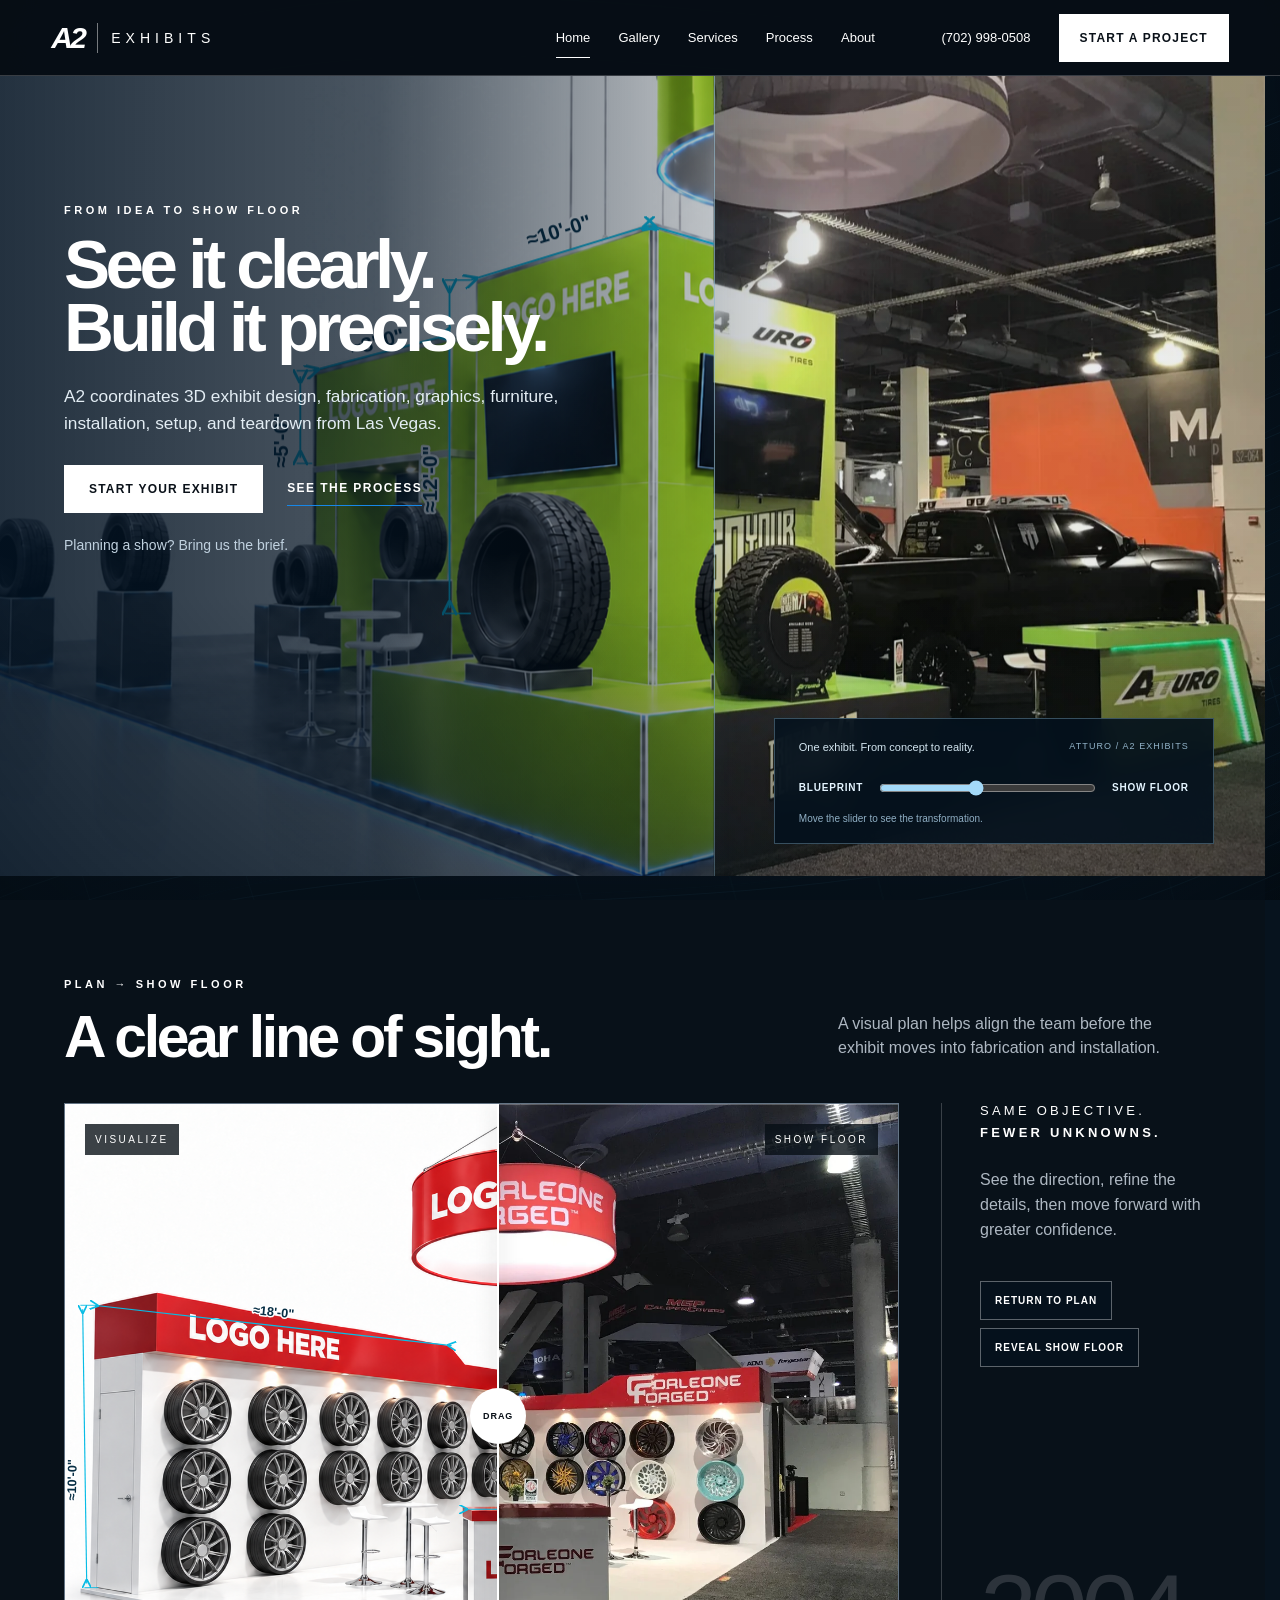
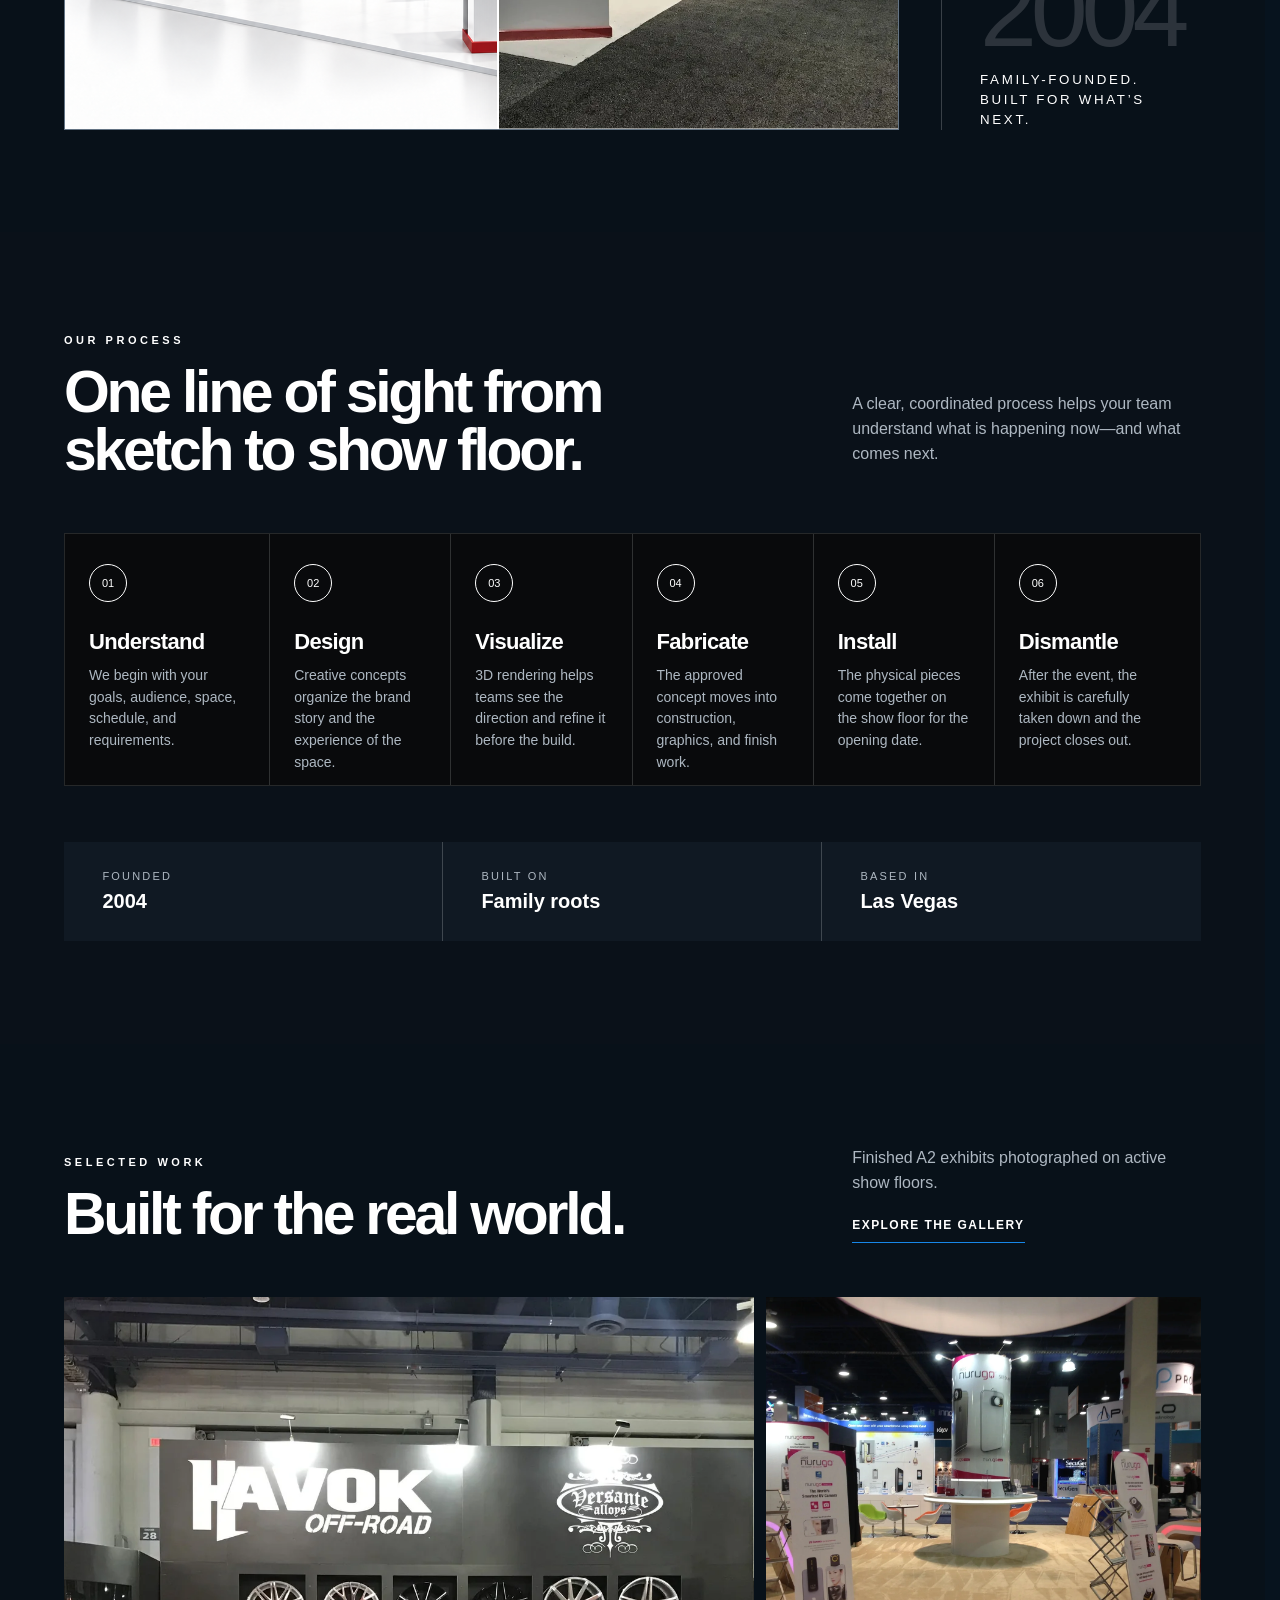
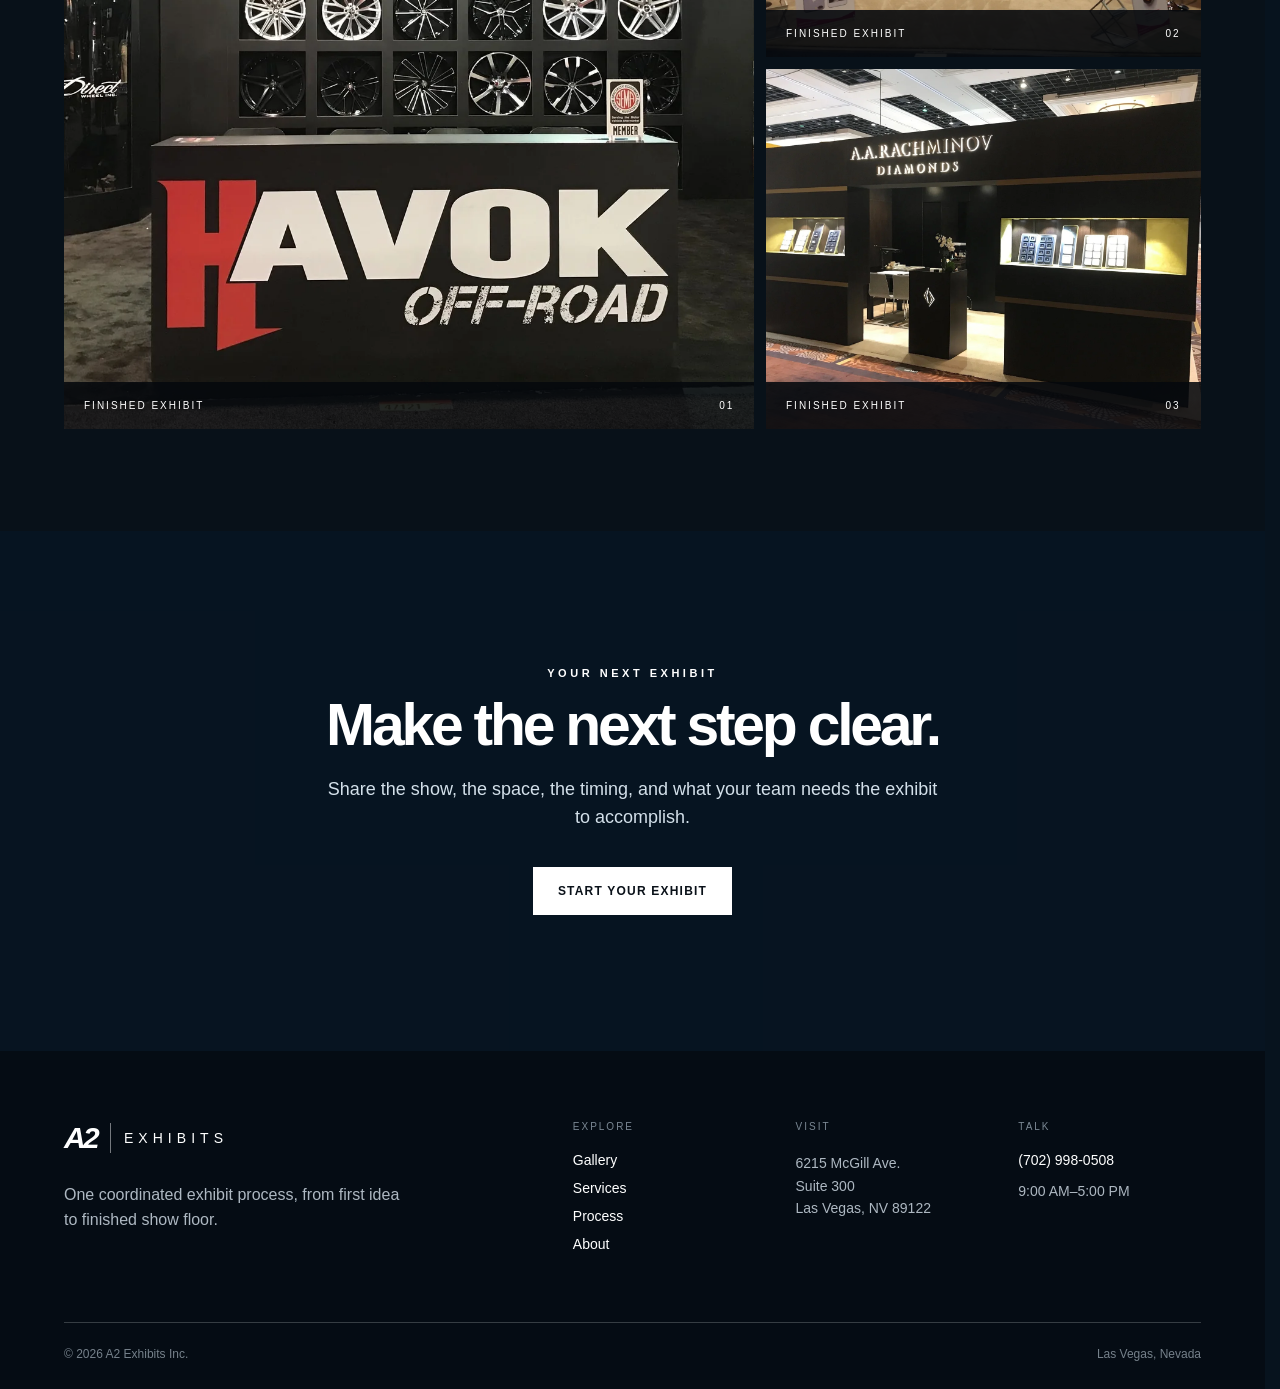
<file: index.html>
<!doctype html><html lang="en"><head><meta charset="UTF-8"/><meta name="viewport" content="width=device-width,initial-scale=1"/><meta name="description" content="A2 Exhibits coordinates trade show exhibit design, fabrication, graphics, furniture, installation, setup, and teardown from Las Vegas."/><meta name="theme-color" content="#071018"/><meta property="og:title" content="A2 Exhibits | From Idea to Show Floor"/><meta property="og:description" content="One coordinated exhibit process from design through the finished show floor."/><meta property="og:type" content="website"/><title>A2 Exhibits | From Idea to Show Floor</title><script type="application/ld+json">{"@context":"https://schema.org","@type":"LocalBusiness","name":"A2 Exhibits Inc.","foundingDate":"2004","telephone":"+1-702-998-0508","address":{"@type":"PostalAddress","streetAddress":"6215 McGill Ave. Suite 300","addressLocality":"Las Vegas","addressRegion":"NV","postalCode":"89122","addressCountry":"US"}}</script><link rel="stylesheet" href="./assets/dimensions-overlays.css"/>  <script type="module" crossorigin src="./assets/main-DVkPFpyv.js?v=shows2"></script>
  <link rel="stylesheet" crossorigin href="./assets/main-DyNhfDMT.css">
</head><body data-page="home"><div id="root"></div><!-- Brevo Conversations {literal} -->
<script>
    (function(d, w, c) {
        w.BrevoConversationsID = '6ab4369746594be7730a5f82';
        w[c] = w[c] || function() {
            (w[c].q = w[c].q || []).push(arguments);
        };
        var s = d.createElement('script');
        s.async = true;
        s.src = 'https://conversations-widget.brevo.com/brevo-conversations.js';
        if (d.head) d.head.appendChild(s);
    })(document, window, 'BrevoConversations');
</script>
<!-- /Brevo Conversations {/literal} -->
<script src="https://cdn.brevo.com/js/sdk-loader.js" async></script>
<script>
  window.Brevo = window.Brevo || [];
  Brevo.push(["init", { client_key: "1exoqr4w5oekx4gozpxlnbjh" }]);
  document.addEventListener("submit", function (event) {
    var form = event.target;
    if (!form || !form.classList || !form.classList.contains("project-form")) return;
    var data = new FormData(form);
    var email = String(data.get("email") || "").trim();
    if (!email) return;
    var parts = String(data.get("name") || "").trim().split(/\s+/);
    var first = parts.shift() || "";
    var last = parts.join(" ");
    var text = function (name) { return String(data.get(name) || "").trim(); };
    var many = function (name) { return data.getAll(name).map(String).filter(Boolean); };
    var showName = text("event");
    if (showName === "Other" && text("event_other")) showName = text("event_other");
    var attributes = {
      FIRSTNAME: first,
      LASTNAME: last,
      PHONE: text("phone"),
      COMPANY: text("company"),
      JOB_TITLE: text("job"),
      WEBSITE: text("website"),
      PREFERRED_CONTACT: text("contact_method") ? [text("contact_method")] : [],
      SHOW_NAME: showName,
      SHOW_CITY: text("city"),
      SHOW_VENUE: text("venue"),
      SHOW_START_DATE: text("start_date"),
      SHOW_END_DATE: text("end_date"),
      MOVE_IN_DATE: text("move_in"),
      BOOTH_NUMBER: text("booth"),
      BOOTH_SIZE: text("size"),
      PROJECT_TYPE: text("project_type") ? [text("project_type")] : [],
      BUDGET_RANGE: text("budget") ? [text("budget")] : [],
      PRIMARY_GOAL: text("goal") ? [text("goal")] : [],
      EXPECTED_VISITORS: text("visitors"),
      DECISION_DATE: text("decision"),
      SERVICE_NEEDS: many("services"),
      FEATURES_NEEDED: many("features"),
      DESIGN_ASSETS: text("assets"),
      PROJECT_NOTES: text("message"),
      OPT_IN: data.get("consent") === "yes"
    };
    Object.keys(attributes).forEach(function (key) {
      var value = attributes[key];
      if (value === "" || (Array.isArray(value) && value.length === 0)) delete attributes[key];
    });
    var properties = {
      email: email,
      email_id: email,
      FIRSTNAME: first,
      LASTNAME: last,
      COMPANY: text("company"),
      PHONE: text("phone"),
      SHOW_NAME: showName
    };
    Brevo.push(["identify", { email: email, identifiers: { email_id: email }, attributes: attributes }]);
    Brevo.push(["track", "new_client_brief", properties, { email: email, company: text("company"), show: showName }]);
  }, true);
  document.addEventListener("change", function (event) {
    var field = event.target;
    if (!field || field.name !== "event" || !field.form) return;
    var other = field.form.querySelector('[name="event_other"]');
    if (!other) return;
    other.required = field.value === "Other";
  });
</script>
<script>
  (function () {
    function syncChat() {
      var onForm = document.body && document.body.getAttribute("data-page") === "start";
      if (window.BrevoConversations) window.BrevoConversations(onForm ? "hide" : "show");
    }
    function watch() {
      syncChat();
      if (!document.body || document.body.dataset.a2ChatWatch) return;
      document.body.dataset.a2ChatWatch = "1";
      new MutationObserver(syncChat).observe(document.body, { attributes: true, attributeFilter: ["data-page"] });
    }
    if (document.body) watch();
    else document.addEventListener("DOMContentLoaded", watch);
  })();
</script>
</body></html>
</file>
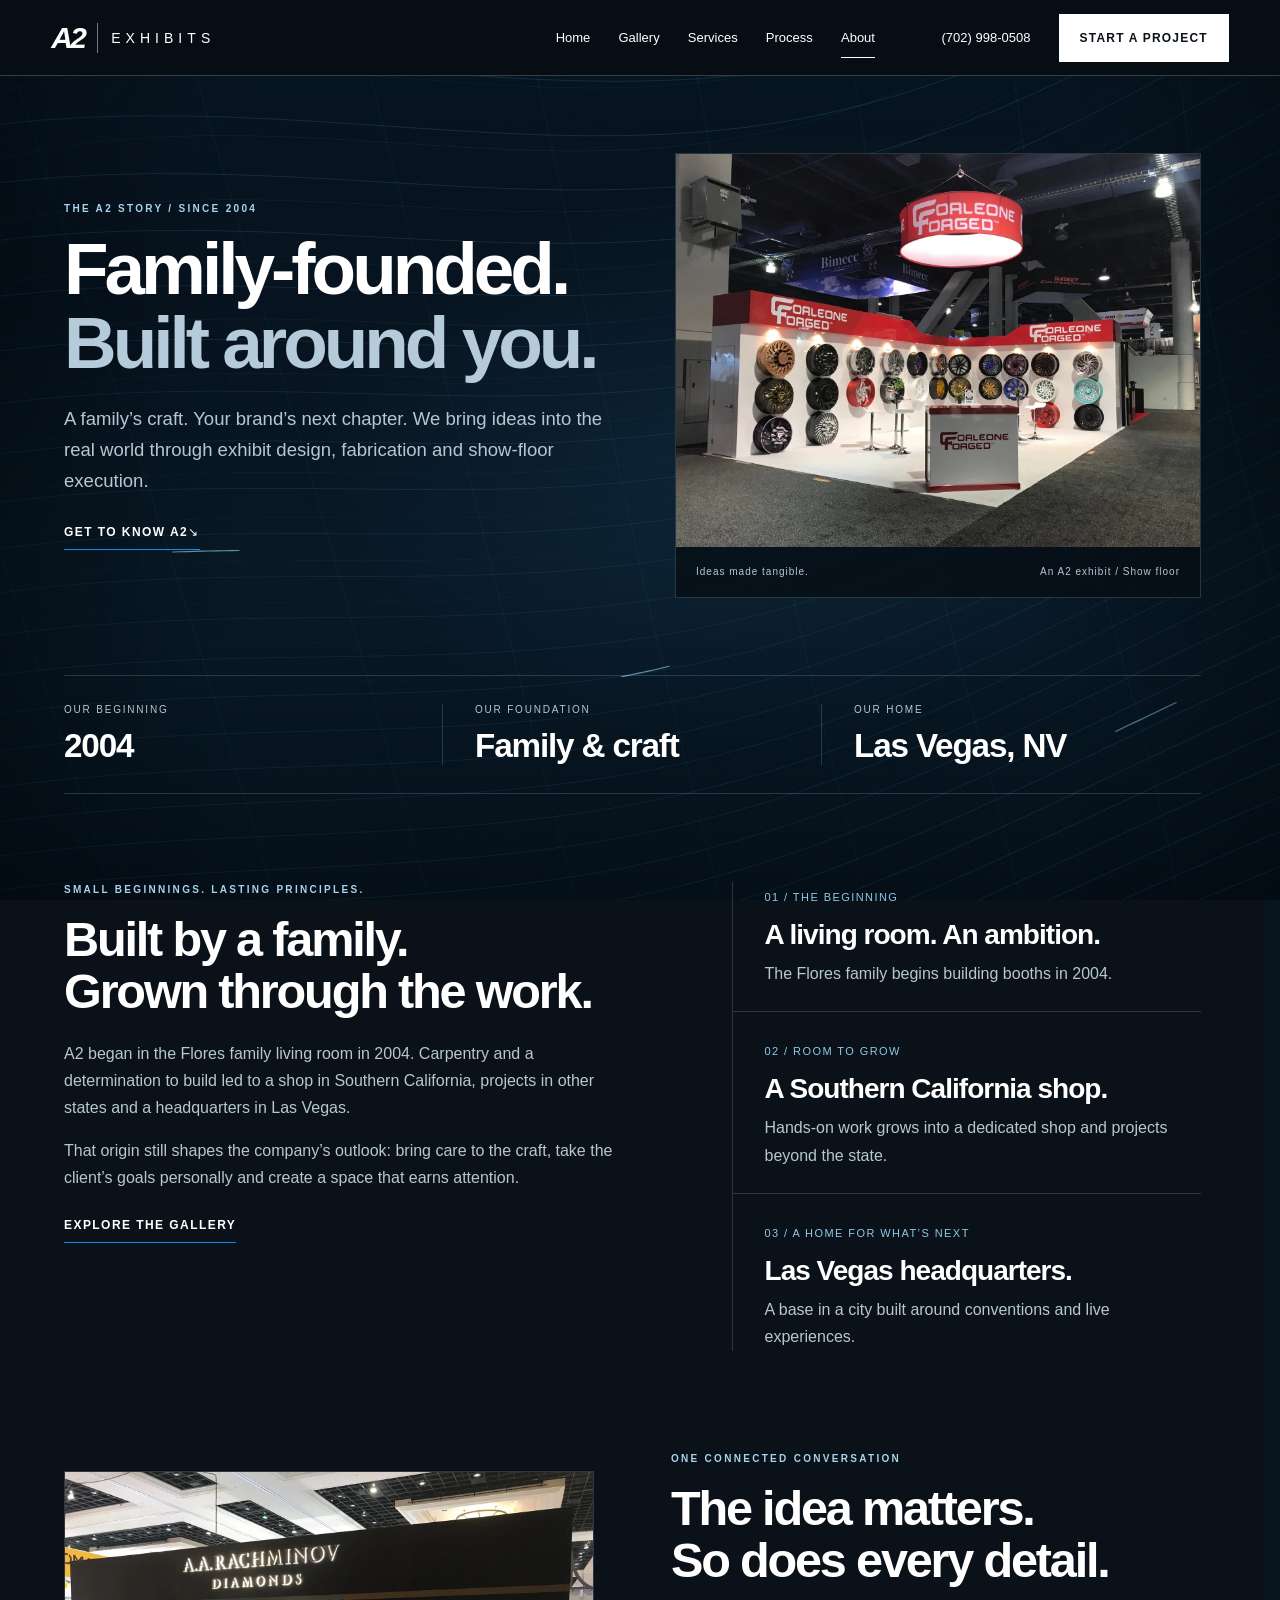
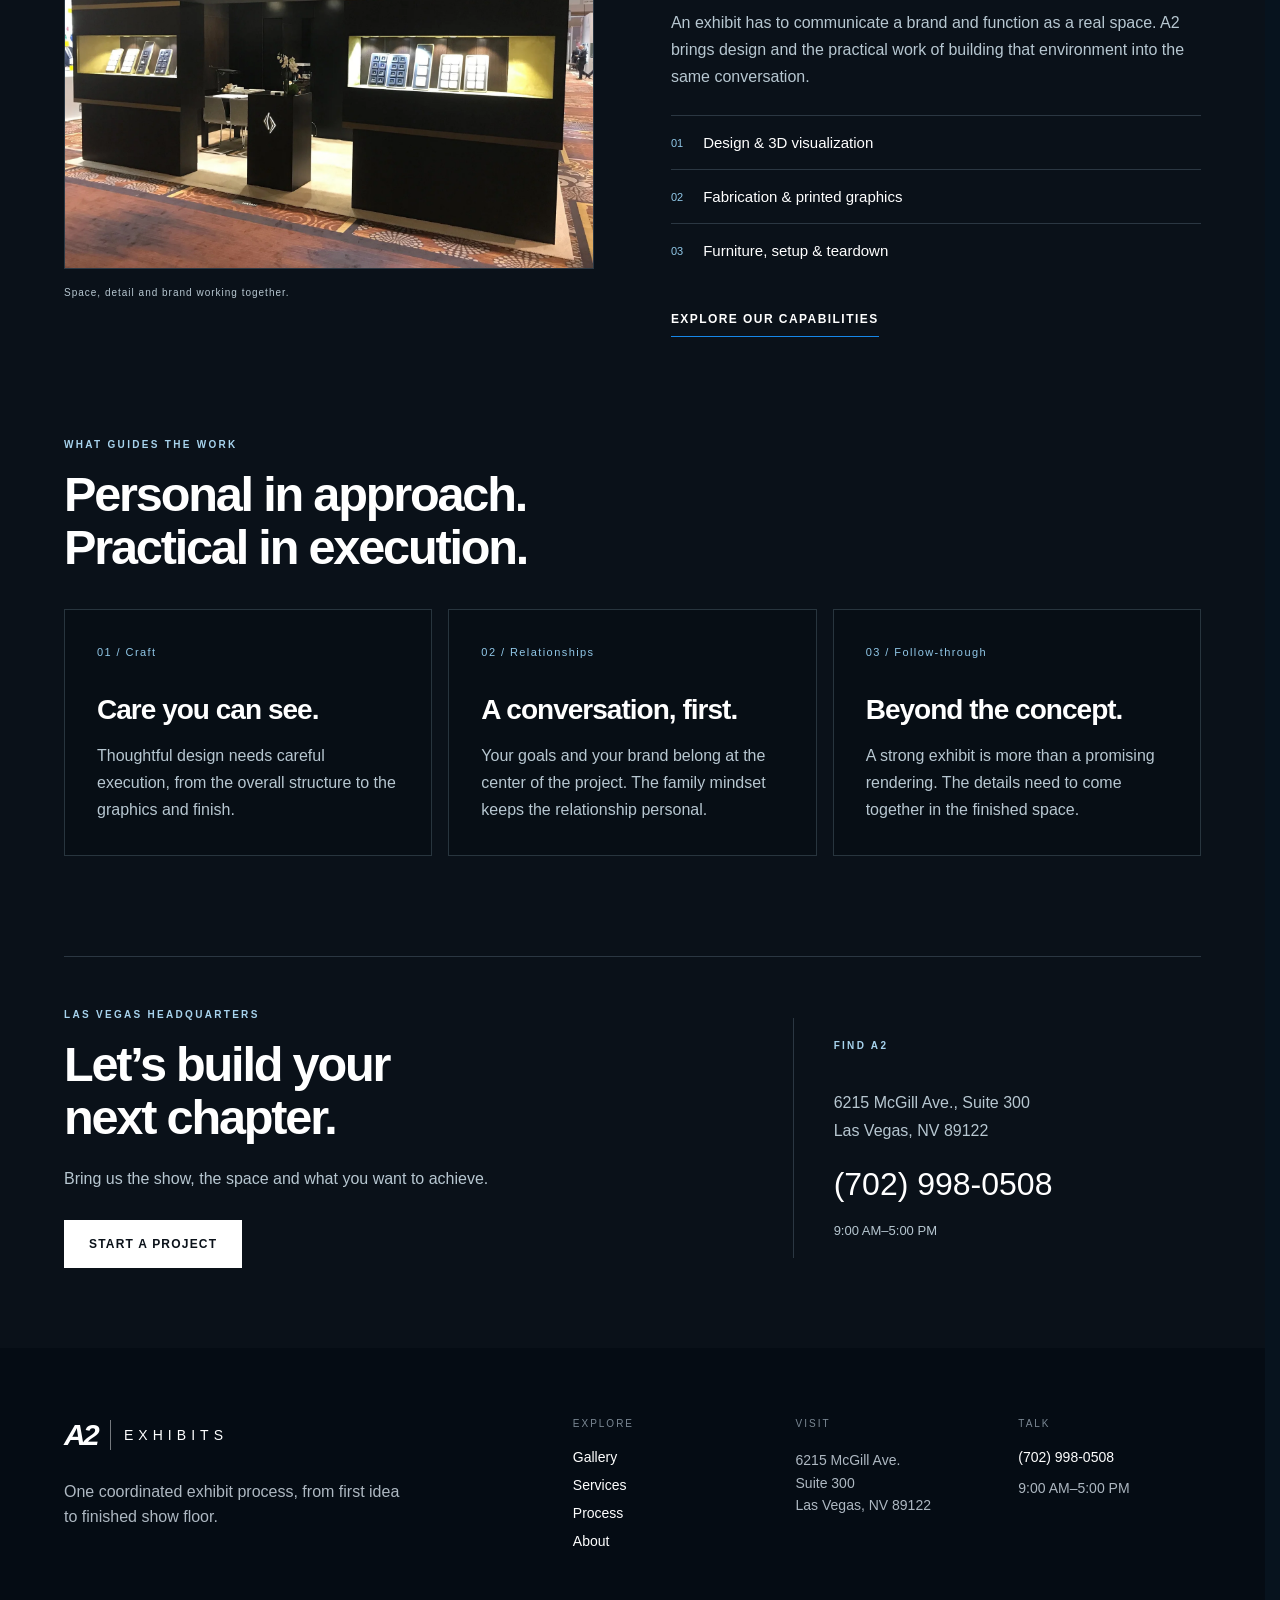
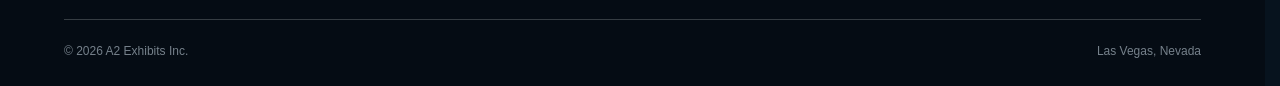
<file: about.html>
<!doctype html><html lang="en"><head><meta charset="UTF-8"/><meta name="viewport" content="width=device-width,initial-scale=1"/><meta name="description" content="A2 Exhibits is a family-founded trade show exhibit company established in 2004 and headquartered in Las Vegas."/><meta name="theme-color" content="#071018"/><title>About | A2 Exhibits</title>  <script type="module" crossorigin src="./assets/main-DVkPFpyv.js?v=shows2"></script>
  <link rel="stylesheet" crossorigin href="./assets/main-DyNhfDMT.css">
</head><body data-page="about"><div id="root"></div><!-- Brevo Conversations {literal} -->
<script>
    (function(d, w, c) {
        w.BrevoConversationsID = '6ab4369746594be7730a5f82';
        w[c] = w[c] || function() {
            (w[c].q = w[c].q || []).push(arguments);
        };
        var s = d.createElement('script');
        s.async = true;
        s.src = 'https://conversations-widget.brevo.com/brevo-conversations.js';
        if (d.head) d.head.appendChild(s);
    })(document, window, 'BrevoConversations');
</script>
<!-- /Brevo Conversations {/literal} -->
<script src="https://cdn.brevo.com/js/sdk-loader.js" async></script>
<script>
  window.Brevo = window.Brevo || [];
  Brevo.push(["init", { client_key: "1exoqr4w5oekx4gozpxlnbjh" }]);
  document.addEventListener("submit", function (event) {
    var form = event.target;
    if (!form || !form.classList || !form.classList.contains("project-form")) return;
    var data = new FormData(form);
    var email = String(data.get("email") || "").trim();
    if (!email) return;
    var parts = String(data.get("name") || "").trim().split(/\s+/);
    var first = parts.shift() || "";
    var last = parts.join(" ");
    var text = function (name) { return String(data.get(name) || "").trim(); };
    var many = function (name) { return data.getAll(name).map(String).filter(Boolean); };
    var showName = text("event");
    if (showName === "Other" && text("event_other")) showName = text("event_other");
    var attributes = {
      FIRSTNAME: first,
      LASTNAME: last,
      PHONE: text("phone"),
      COMPANY: text("company"),
      JOB_TITLE: text("job"),
      WEBSITE: text("website"),
      PREFERRED_CONTACT: text("contact_method") ? [text("contact_method")] : [],
      SHOW_NAME: showName,
      SHOW_CITY: text("city"),
      SHOW_VENUE: text("venue"),
      SHOW_START_DATE: text("start_date"),
      SHOW_END_DATE: text("end_date"),
      MOVE_IN_DATE: text("move_in"),
      BOOTH_NUMBER: text("booth"),
      BOOTH_SIZE: text("size"),
      PROJECT_TYPE: text("project_type") ? [text("project_type")] : [],
      BUDGET_RANGE: text("budget") ? [text("budget")] : [],
      PRIMARY_GOAL: text("goal") ? [text("goal")] : [],
      EXPECTED_VISITORS: text("visitors"),
      DECISION_DATE: text("decision"),
      SERVICE_NEEDS: many("services"),
      FEATURES_NEEDED: many("features"),
      DESIGN_ASSETS: text("assets"),
      PROJECT_NOTES: text("message"),
      OPT_IN: data.get("consent") === "yes"
    };
    Object.keys(attributes).forEach(function (key) {
      var value = attributes[key];
      if (value === "" || (Array.isArray(value) && value.length === 0)) delete attributes[key];
    });
    var properties = {
      email: email,
      email_id: email,
      FIRSTNAME: first,
      LASTNAME: last,
      COMPANY: text("company"),
      PHONE: text("phone"),
      SHOW_NAME: showName
    };
    Brevo.push(["identify", { email: email, identifiers: { email_id: email }, attributes: attributes }]);
    Brevo.push(["track", "new_client_brief", properties, { email: email, company: text("company"), show: showName }]);
  }, true);
  document.addEventListener("change", function (event) {
    var field = event.target;
    if (!field || field.name !== "event" || !field.form) return;
    var other = field.form.querySelector('[name="event_other"]');
    if (!other) return;
    other.required = field.value === "Other";
  });
</script>
<script>
  (function () {
    function syncChat() {
      var onForm = document.body && document.body.getAttribute("data-page") === "start";
      if (window.BrevoConversations) window.BrevoConversations(onForm ? "hide" : "show");
    }
    function watch() {
      syncChat();
      if (!document.body || document.body.dataset.a2ChatWatch) return;
      document.body.dataset.a2ChatWatch = "1";
      new MutationObserver(syncChat).observe(document.body, { attributes: true, attributeFilter: ["data-page"] });
    }
    if (document.body) watch();
    else document.addEventListener("DOMContentLoaded", watch);
  })();
</script>
</body></html>
</file>
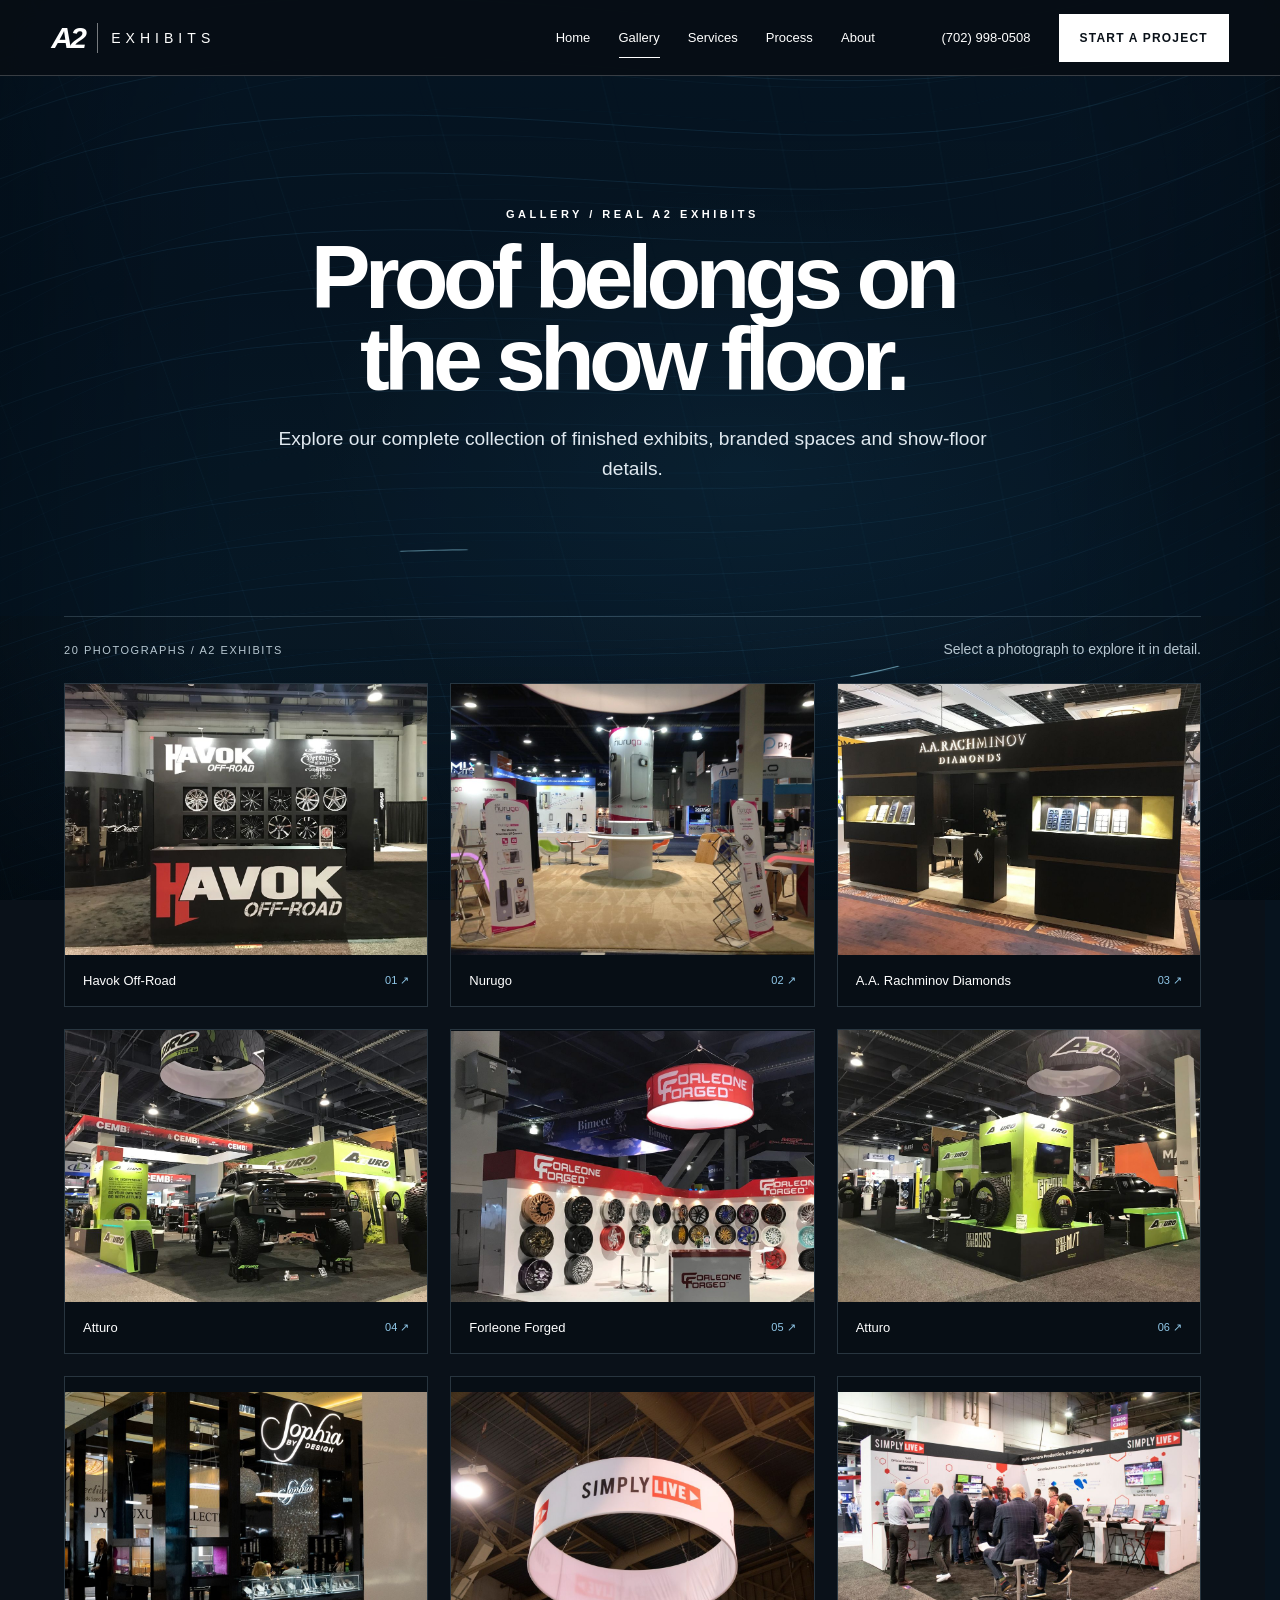
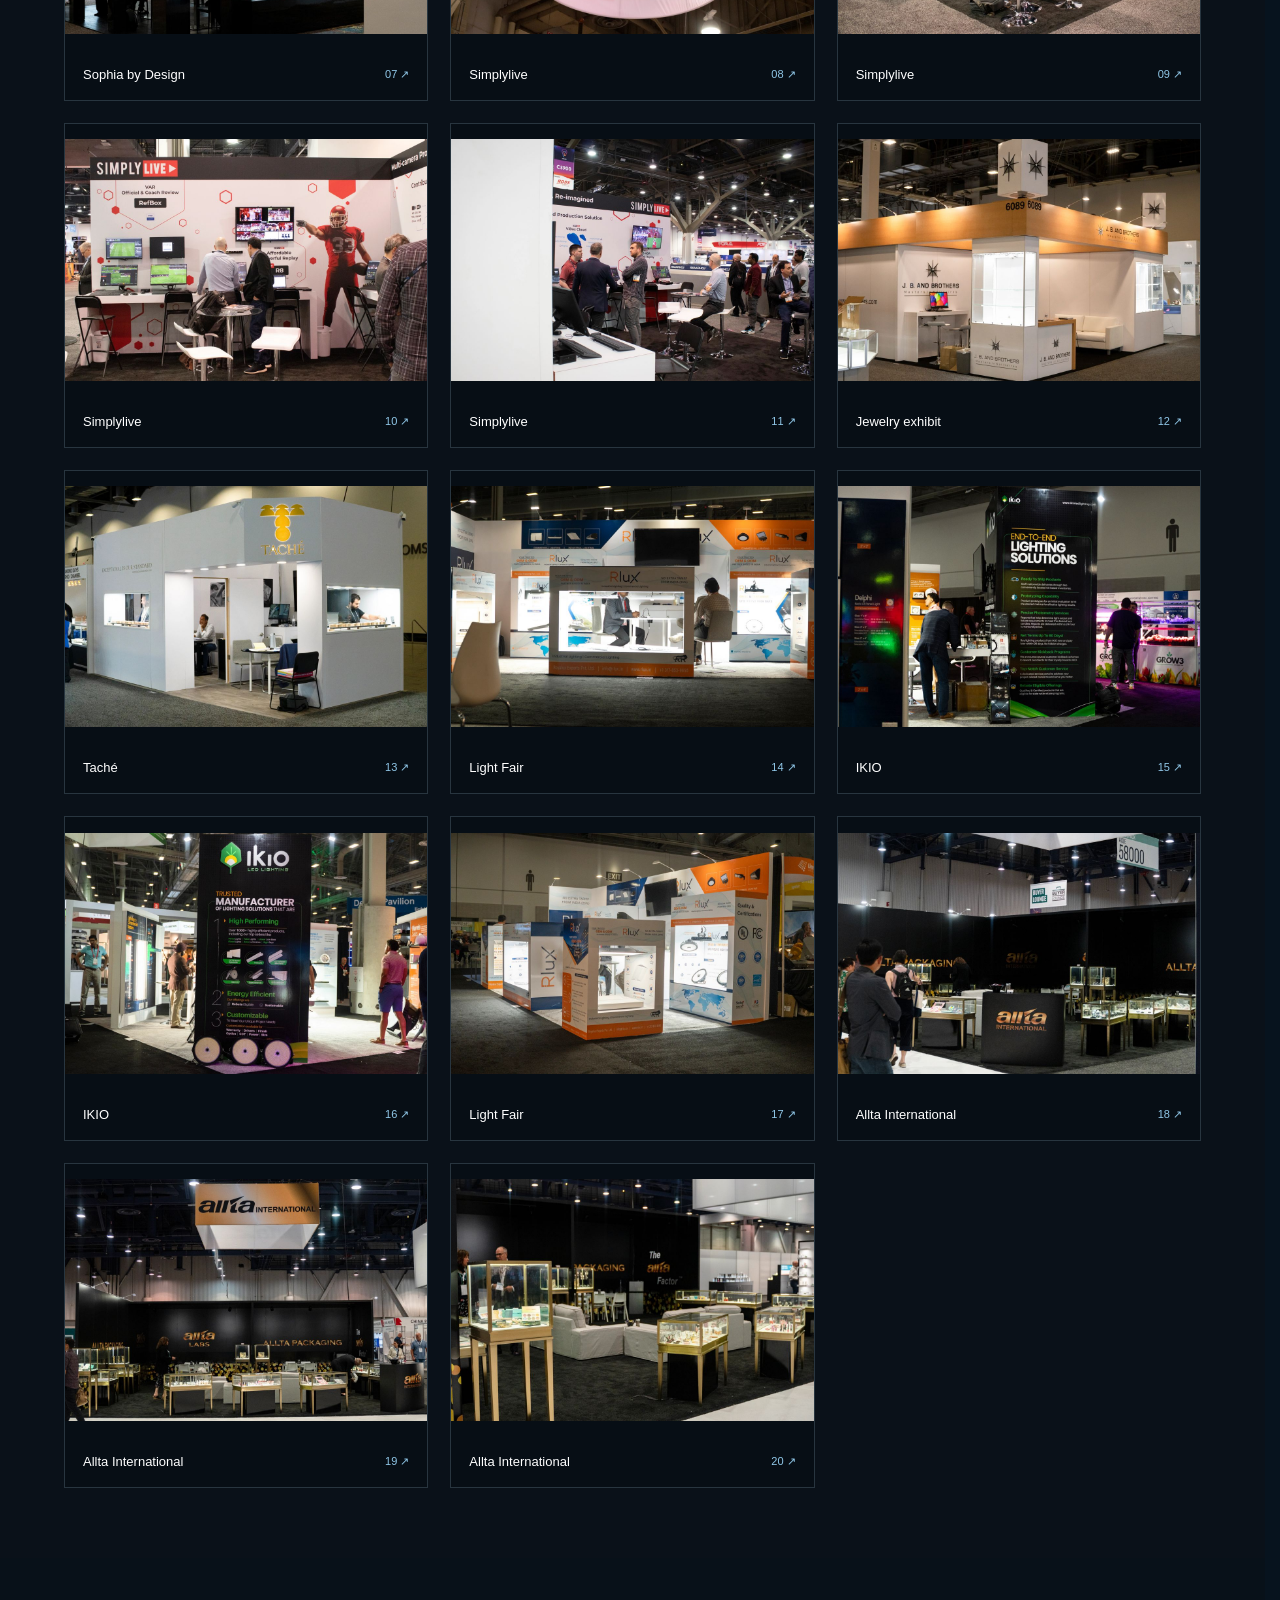
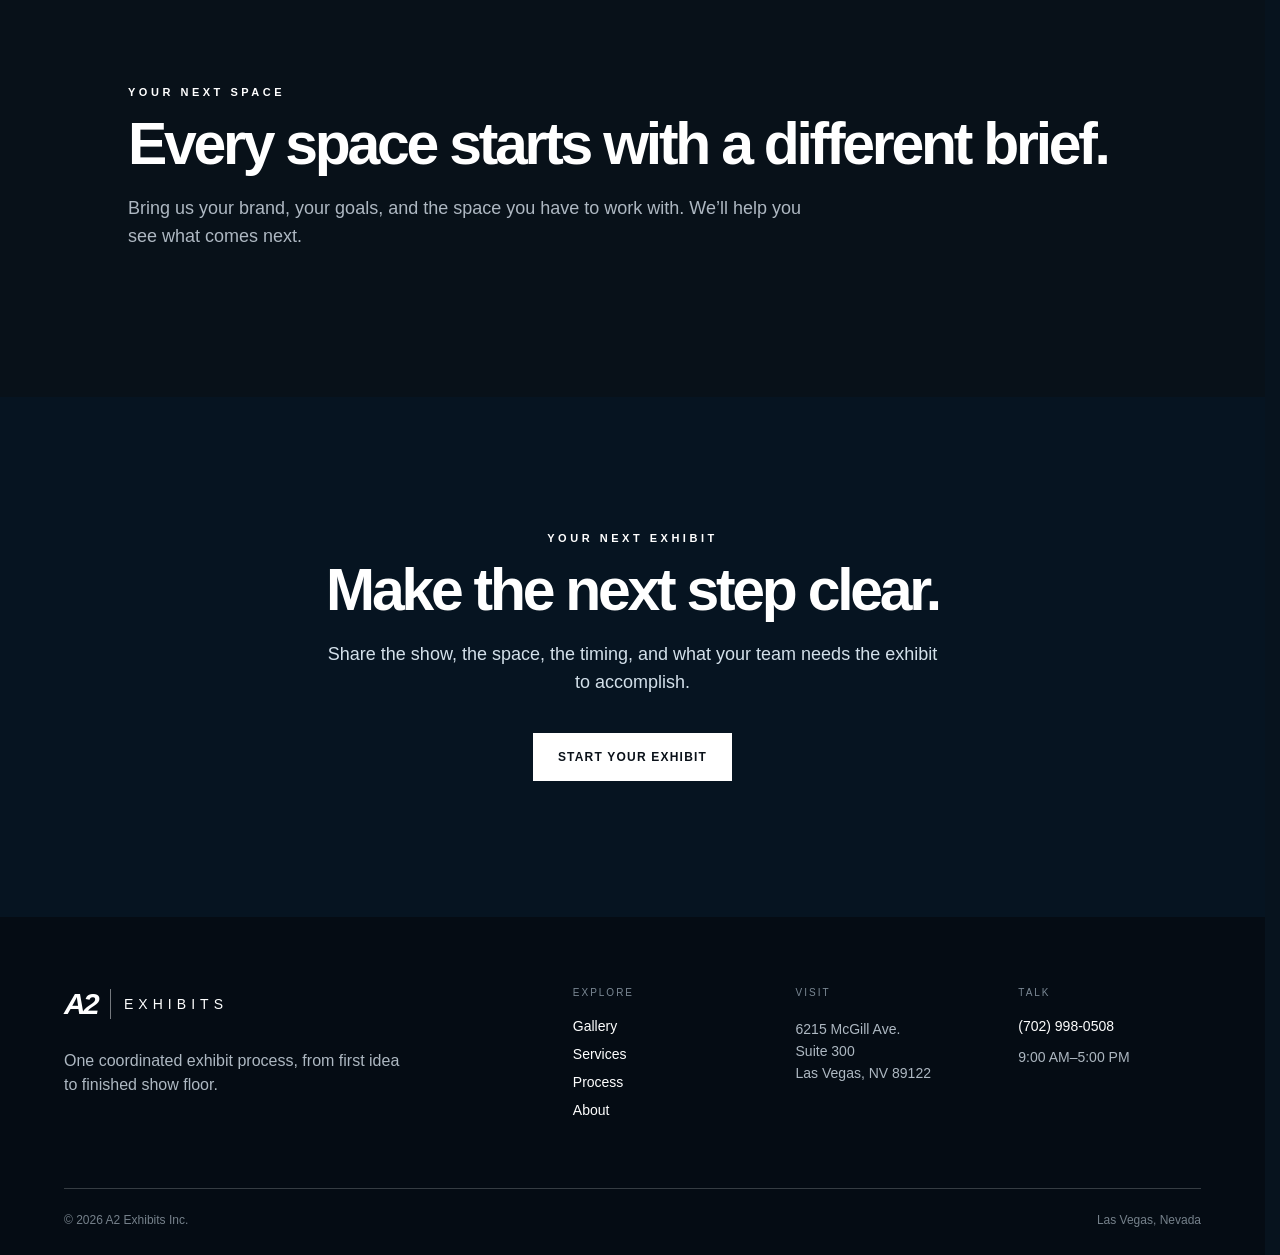
<file: gallery.html>
<!doctype html><html lang="en"><head><meta charset="UTF-8"/><meta name="viewport" content="width=device-width,initial-scale=1"/><meta name="description" content="Explore the complete A2 Exhibits gallery: 20 photographs of trade show exhibits, branded environments and display details."/><meta name="theme-color" content="#071018"/><title>Gallery | A2 Exhibits</title>  <script type="module" crossorigin src="./assets/main-DVkPFpyv.js?v=shows2"></script>
  <link rel="stylesheet" crossorigin href="./assets/main-DyNhfDMT.css">
</head><body data-page="work"><div id="root"></div><!-- Brevo Conversations {literal} -->
<script>
    (function(d, w, c) {
        w.BrevoConversationsID = '6ab4369746594be7730a5f82';
        w[c] = w[c] || function() {
            (w[c].q = w[c].q || []).push(arguments);
        };
        var s = d.createElement('script');
        s.async = true;
        s.src = 'https://conversations-widget.brevo.com/brevo-conversations.js';
        if (d.head) d.head.appendChild(s);
    })(document, window, 'BrevoConversations');
</script>
<!-- /Brevo Conversations {/literal} -->
<script src="https://cdn.brevo.com/js/sdk-loader.js" async></script>
<script>
  window.Brevo = window.Brevo || [];
  Brevo.push(["init", { client_key: "1exoqr4w5oekx4gozpxlnbjh" }]);
  document.addEventListener("submit", function (event) {
    var form = event.target;
    if (!form || !form.classList || !form.classList.contains("project-form")) return;
    var data = new FormData(form);
    var email = String(data.get("email") || "").trim();
    if (!email) return;
    var parts = String(data.get("name") || "").trim().split(/\s+/);
    var first = parts.shift() || "";
    var last = parts.join(" ");
    var text = function (name) { return String(data.get(name) || "").trim(); };
    var many = function (name) { return data.getAll(name).map(String).filter(Boolean); };
    var showName = text("event");
    if (showName === "Other" && text("event_other")) showName = text("event_other");
    var attributes = {
      FIRSTNAME: first,
      LASTNAME: last,
      PHONE: text("phone"),
      COMPANY: text("company"),
      JOB_TITLE: text("job"),
      WEBSITE: text("website"),
      PREFERRED_CONTACT: text("contact_method") ? [text("contact_method")] : [],
      SHOW_NAME: showName,
      SHOW_CITY: text("city"),
      SHOW_VENUE: text("venue"),
      SHOW_START_DATE: text("start_date"),
      SHOW_END_DATE: text("end_date"),
      MOVE_IN_DATE: text("move_in"),
      BOOTH_NUMBER: text("booth"),
      BOOTH_SIZE: text("size"),
      PROJECT_TYPE: text("project_type") ? [text("project_type")] : [],
      BUDGET_RANGE: text("budget") ? [text("budget")] : [],
      PRIMARY_GOAL: text("goal") ? [text("goal")] : [],
      EXPECTED_VISITORS: text("visitors"),
      DECISION_DATE: text("decision"),
      SERVICE_NEEDS: many("services"),
      FEATURES_NEEDED: many("features"),
      DESIGN_ASSETS: text("assets"),
      PROJECT_NOTES: text("message"),
      OPT_IN: data.get("consent") === "yes"
    };
    Object.keys(attributes).forEach(function (key) {
      var value = attributes[key];
      if (value === "" || (Array.isArray(value) && value.length === 0)) delete attributes[key];
    });
    var properties = {
      email: email,
      email_id: email,
      FIRSTNAME: first,
      LASTNAME: last,
      COMPANY: text("company"),
      PHONE: text("phone"),
      SHOW_NAME: showName
    };
    Brevo.push(["identify", { email: email, identifiers: { email_id: email }, attributes: attributes }]);
    Brevo.push(["track", "new_client_brief", properties, { email: email, company: text("company"), show: showName }]);
  }, true);
  document.addEventListener("change", function (event) {
    var field = event.target;
    if (!field || field.name !== "event" || !field.form) return;
    var other = field.form.querySelector('[name="event_other"]');
    if (!other) return;
    other.required = field.value === "Other";
  });
</script>
<script>
  (function () {
    function syncChat() {
      var onForm = document.body && document.body.getAttribute("data-page") === "start";
      if (window.BrevoConversations) window.BrevoConversations(onForm ? "hide" : "show");
    }
    function watch() {
      syncChat();
      if (!document.body || document.body.dataset.a2ChatWatch) return;
      document.body.dataset.a2ChatWatch = "1";
      new MutationObserver(syncChat).observe(document.body, { attributes: true, attributeFilter: ["data-page"] });
    }
    if (document.body) watch();
    else document.addEventListener("DOMContentLoaded", watch);
  })();
</script>
</body></html>
</file>
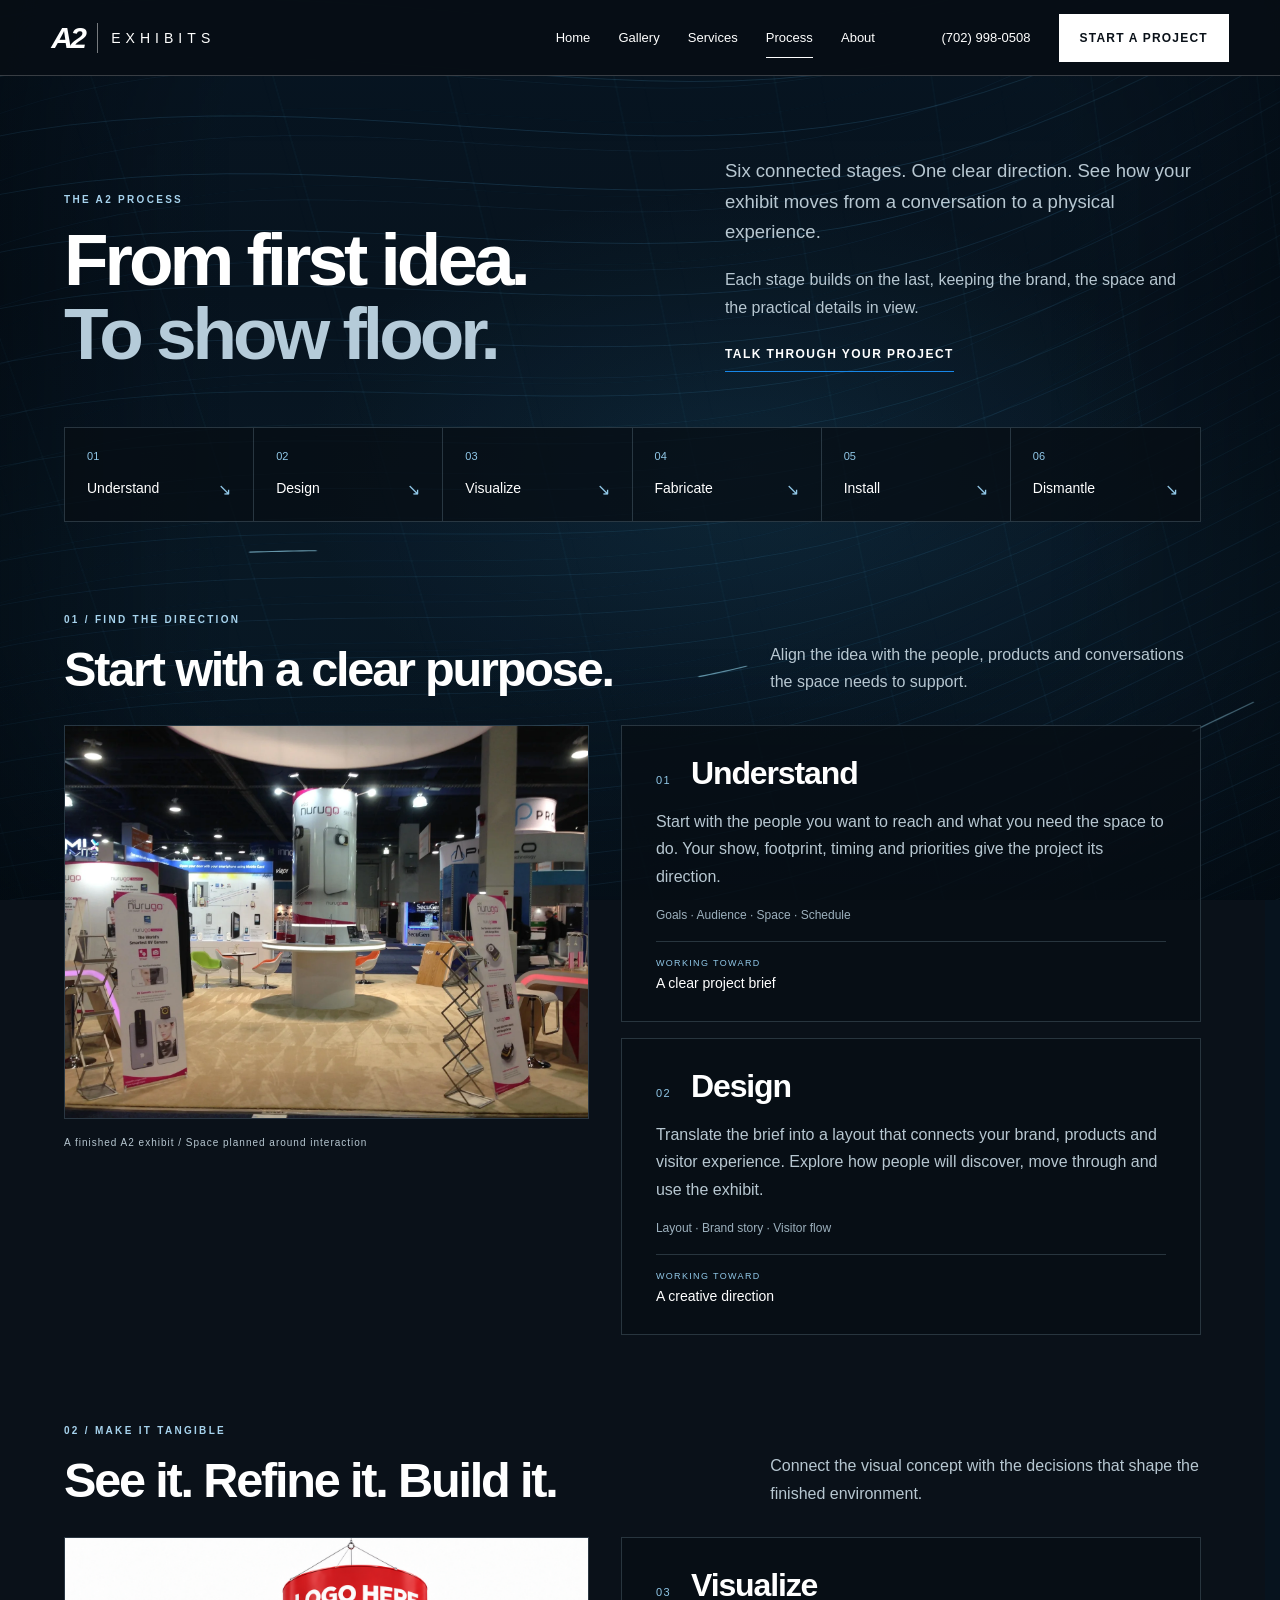
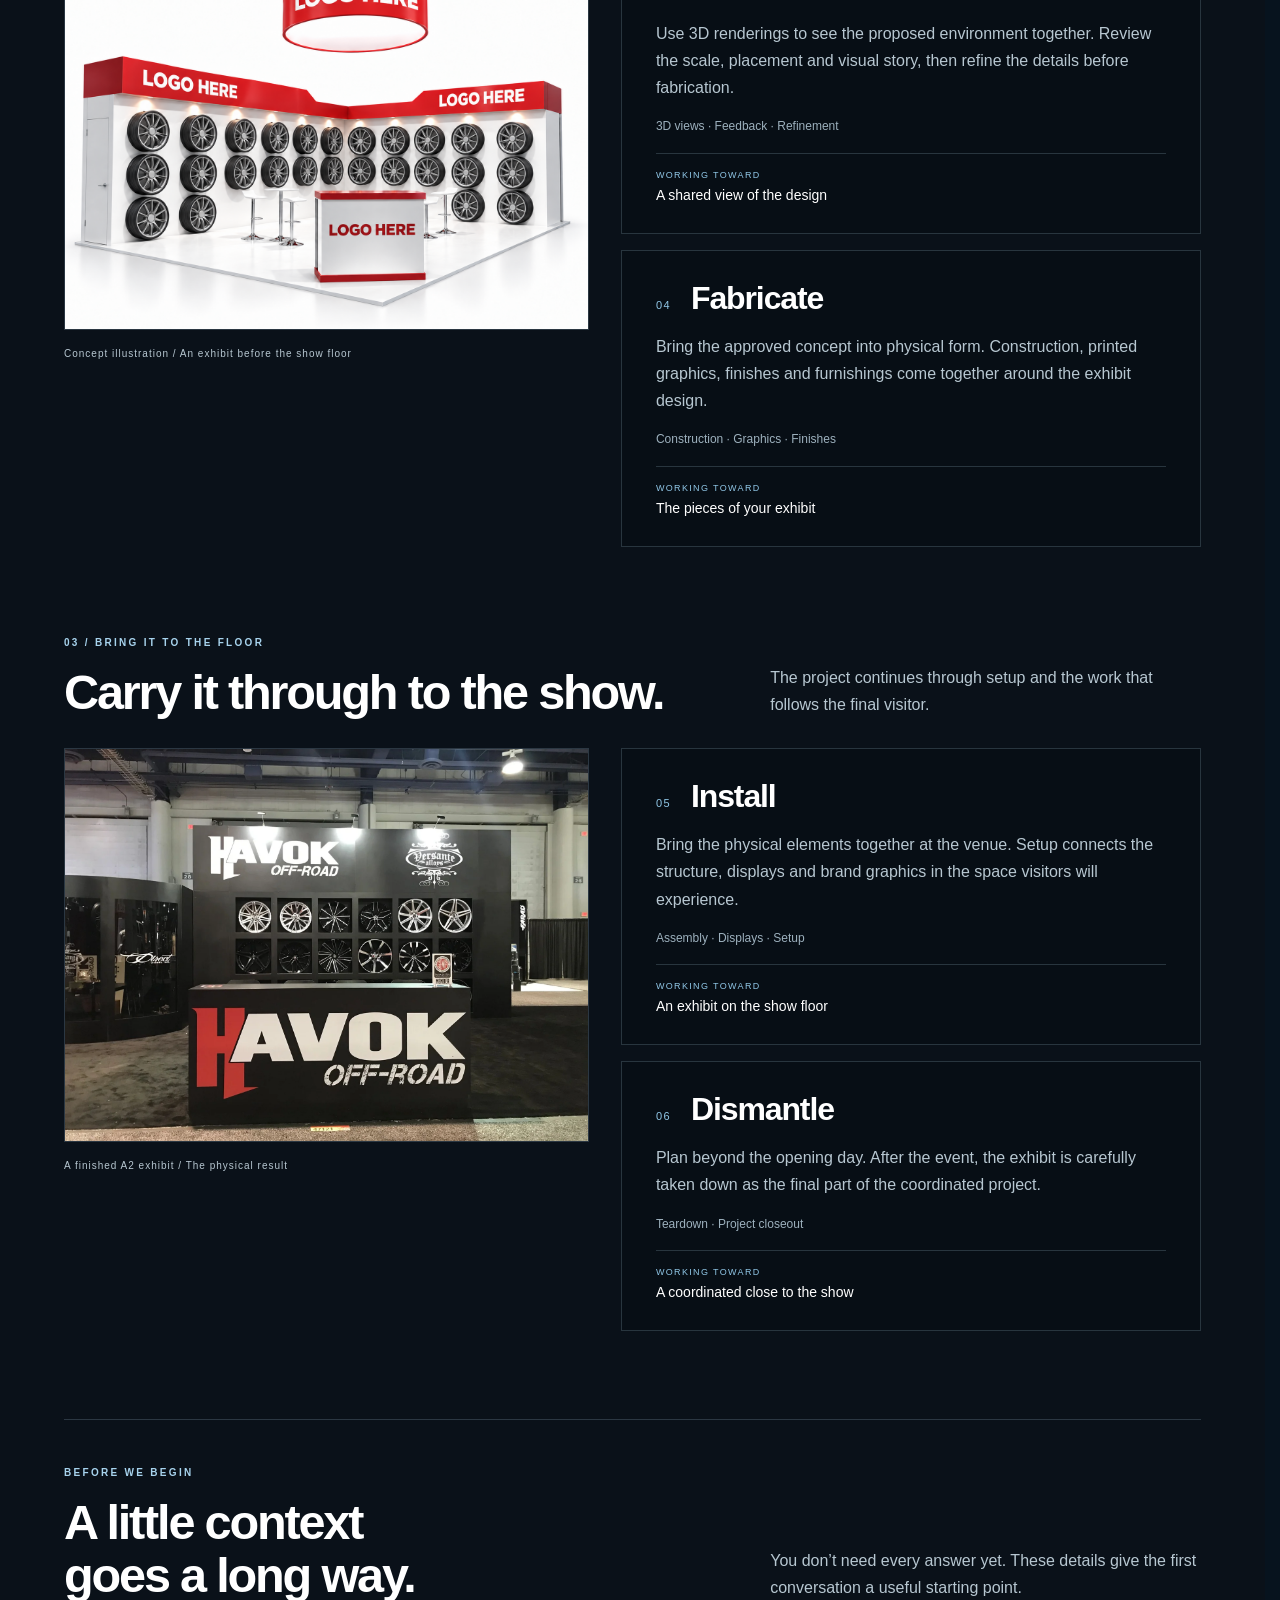
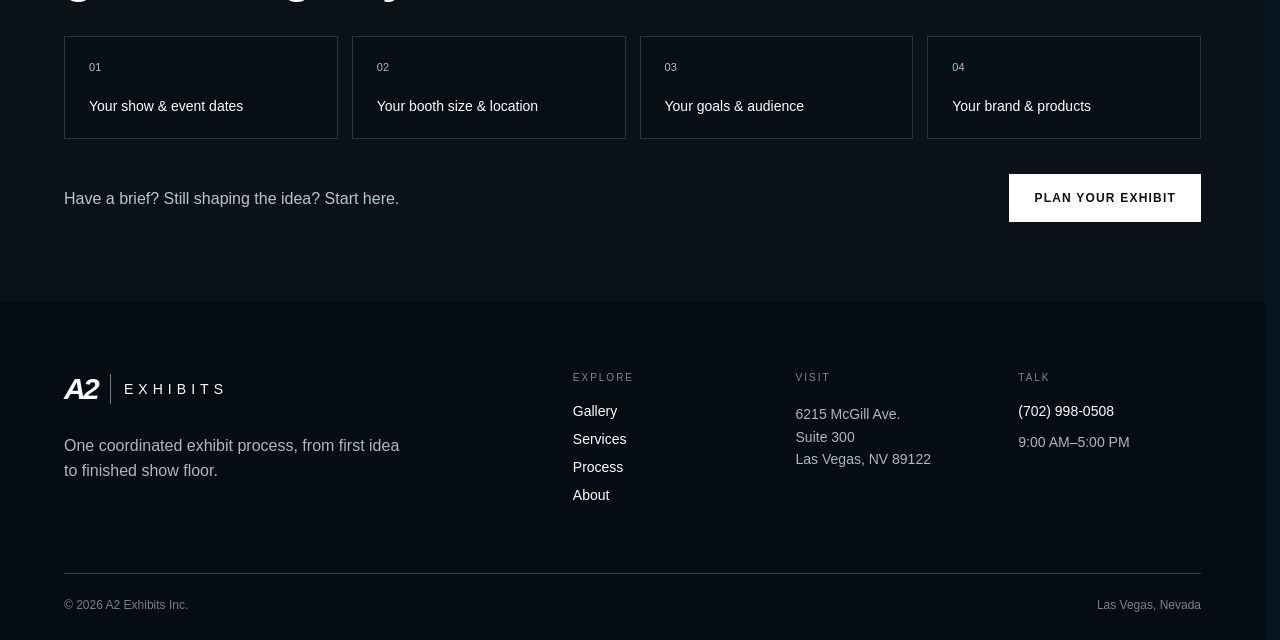
<file: process.html>
<!doctype html><html lang="en"><head><meta charset="UTF-8"/><meta name="viewport" content="width=device-width,initial-scale=1"/><meta name="description" content="See how A2 coordinates an exhibit project from understanding and design through visualization, fabrication, installation, and dismantle."/><meta name="theme-color" content="#071018"/><title>Process | A2 Exhibits</title>  <script type="module" crossorigin src="./assets/main-DVkPFpyv.js?v=shows2"></script>
  <link rel="stylesheet" crossorigin href="./assets/main-DyNhfDMT.css">
</head><body data-page="process"><div id="root"></div><!-- Brevo Conversations {literal} -->
<script>
    (function(d, w, c) {
        w.BrevoConversationsID = '6ab4369746594be7730a5f82';
        w[c] = w[c] || function() {
            (w[c].q = w[c].q || []).push(arguments);
        };
        var s = d.createElement('script');
        s.async = true;
        s.src = 'https://conversations-widget.brevo.com/brevo-conversations.js';
        if (d.head) d.head.appendChild(s);
    })(document, window, 'BrevoConversations');
</script>
<!-- /Brevo Conversations {/literal} -->
<script src="https://cdn.brevo.com/js/sdk-loader.js" async></script>
<script>
  window.Brevo = window.Brevo || [];
  Brevo.push(["init", { client_key: "1exoqr4w5oekx4gozpxlnbjh" }]);
  document.addEventListener("submit", function (event) {
    var form = event.target;
    if (!form || !form.classList || !form.classList.contains("project-form")) return;
    var data = new FormData(form);
    var email = String(data.get("email") || "").trim();
    if (!email) return;
    var parts = String(data.get("name") || "").trim().split(/\s+/);
    var first = parts.shift() || "";
    var last = parts.join(" ");
    var text = function (name) { return String(data.get(name) || "").trim(); };
    var many = function (name) { return data.getAll(name).map(String).filter(Boolean); };
    var showName = text("event");
    if (showName === "Other" && text("event_other")) showName = text("event_other");
    var attributes = {
      FIRSTNAME: first,
      LASTNAME: last,
      PHONE: text("phone"),
      COMPANY: text("company"),
      JOB_TITLE: text("job"),
      WEBSITE: text("website"),
      PREFERRED_CONTACT: text("contact_method") ? [text("contact_method")] : [],
      SHOW_NAME: showName,
      SHOW_CITY: text("city"),
      SHOW_VENUE: text("venue"),
      SHOW_START_DATE: text("start_date"),
      SHOW_END_DATE: text("end_date"),
      MOVE_IN_DATE: text("move_in"),
      BOOTH_NUMBER: text("booth"),
      BOOTH_SIZE: text("size"),
      PROJECT_TYPE: text("project_type") ? [text("project_type")] : [],
      BUDGET_RANGE: text("budget") ? [text("budget")] : [],
      PRIMARY_GOAL: text("goal") ? [text("goal")] : [],
      EXPECTED_VISITORS: text("visitors"),
      DECISION_DATE: text("decision"),
      SERVICE_NEEDS: many("services"),
      FEATURES_NEEDED: many("features"),
      DESIGN_ASSETS: text("assets"),
      PROJECT_NOTES: text("message"),
      OPT_IN: data.get("consent") === "yes"
    };
    Object.keys(attributes).forEach(function (key) {
      var value = attributes[key];
      if (value === "" || (Array.isArray(value) && value.length === 0)) delete attributes[key];
    });
    var properties = {
      email: email,
      email_id: email,
      FIRSTNAME: first,
      LASTNAME: last,
      COMPANY: text("company"),
      PHONE: text("phone"),
      SHOW_NAME: showName
    };
    Brevo.push(["identify", { email: email, identifiers: { email_id: email }, attributes: attributes }]);
    Brevo.push(["track", "new_client_brief", properties, { email: email, company: text("company"), show: showName }]);
  }, true);
  document.addEventListener("change", function (event) {
    var field = event.target;
    if (!field || field.name !== "event" || !field.form) return;
    var other = field.form.querySelector('[name="event_other"]');
    if (!other) return;
    other.required = field.value === "Other";
  });
</script>
<script>
  (function () {
    function syncChat() {
      var onForm = document.body && document.body.getAttribute("data-page") === "start";
      if (window.BrevoConversations) window.BrevoConversations(onForm ? "hide" : "show");
    }
    function watch() {
      syncChat();
      if (!document.body || document.body.dataset.a2ChatWatch) return;
      document.body.dataset.a2ChatWatch = "1";
      new MutationObserver(syncChat).observe(document.body, { attributes: true, attributeFilter: ["data-page"] });
    }
    if (document.body) watch();
    else document.addEventListener("DOMContentLoaded", watch);
  })();
</script>
</body></html>
</file>
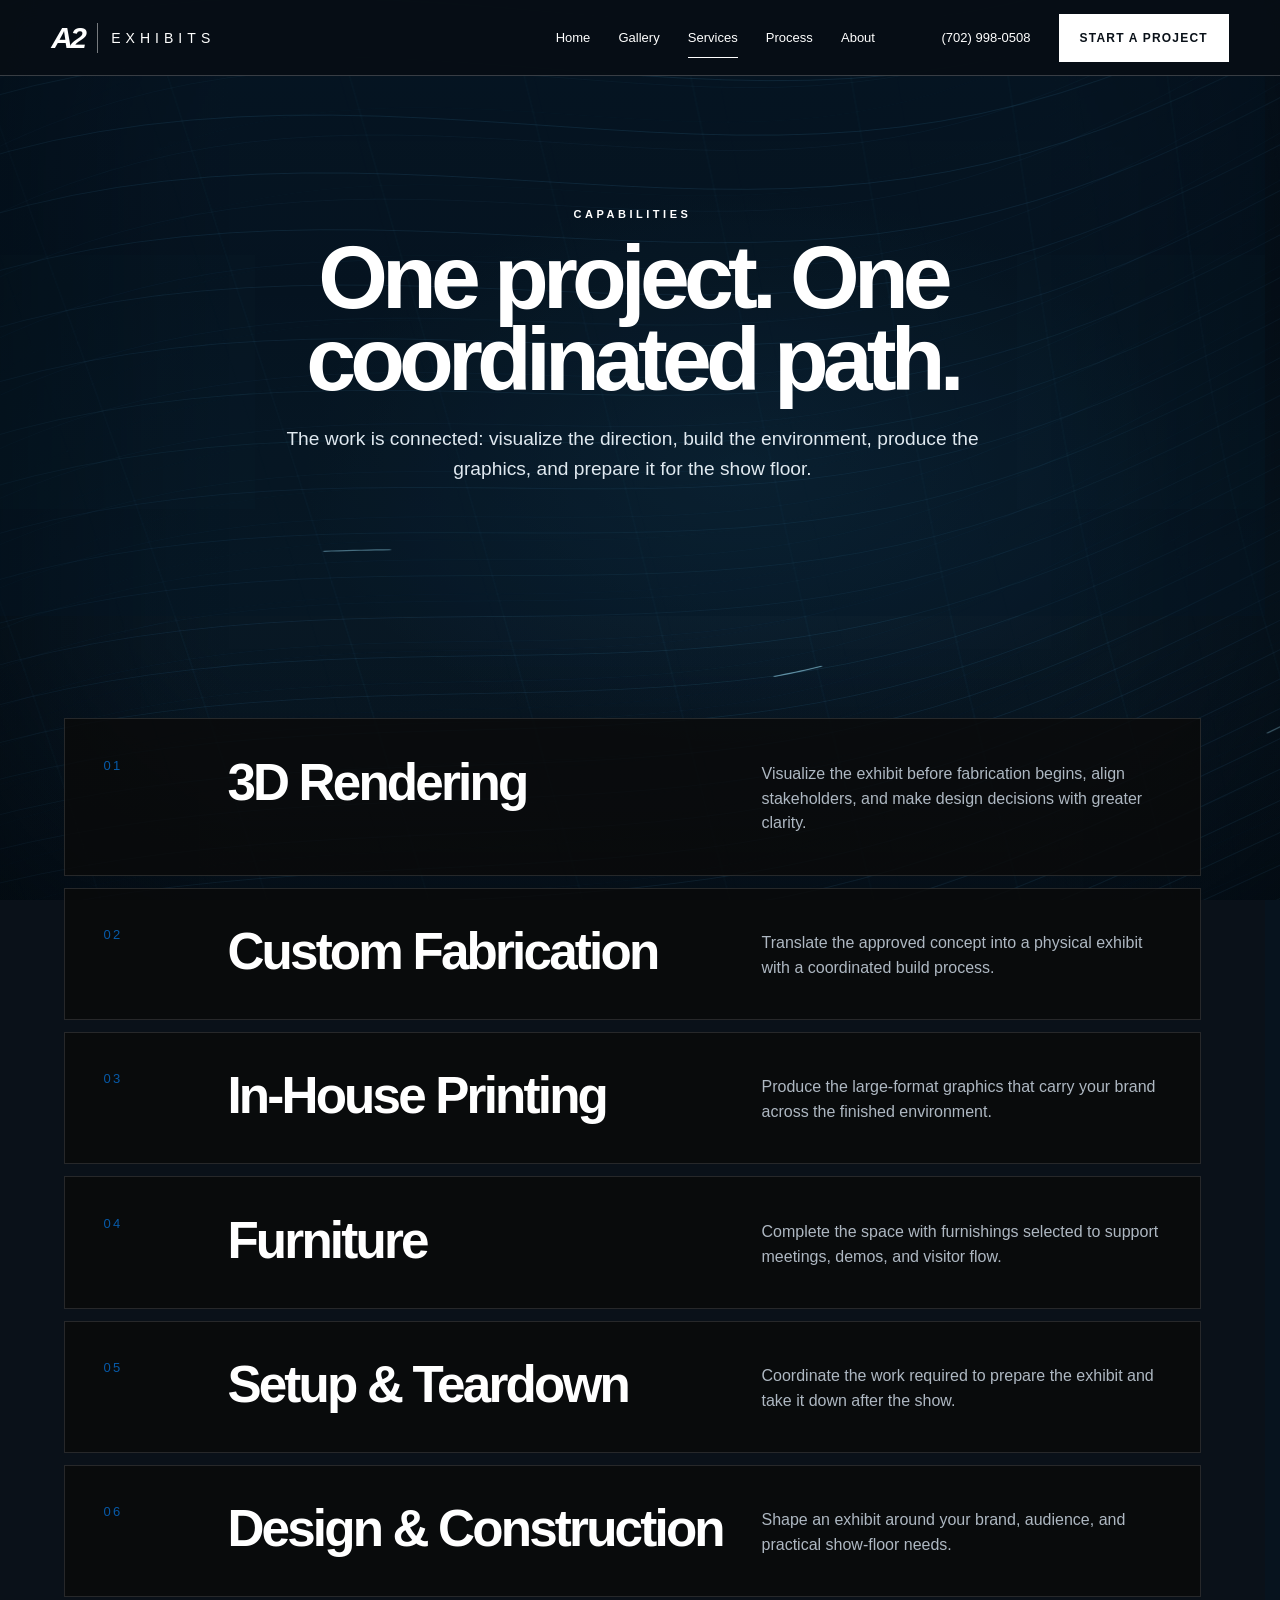
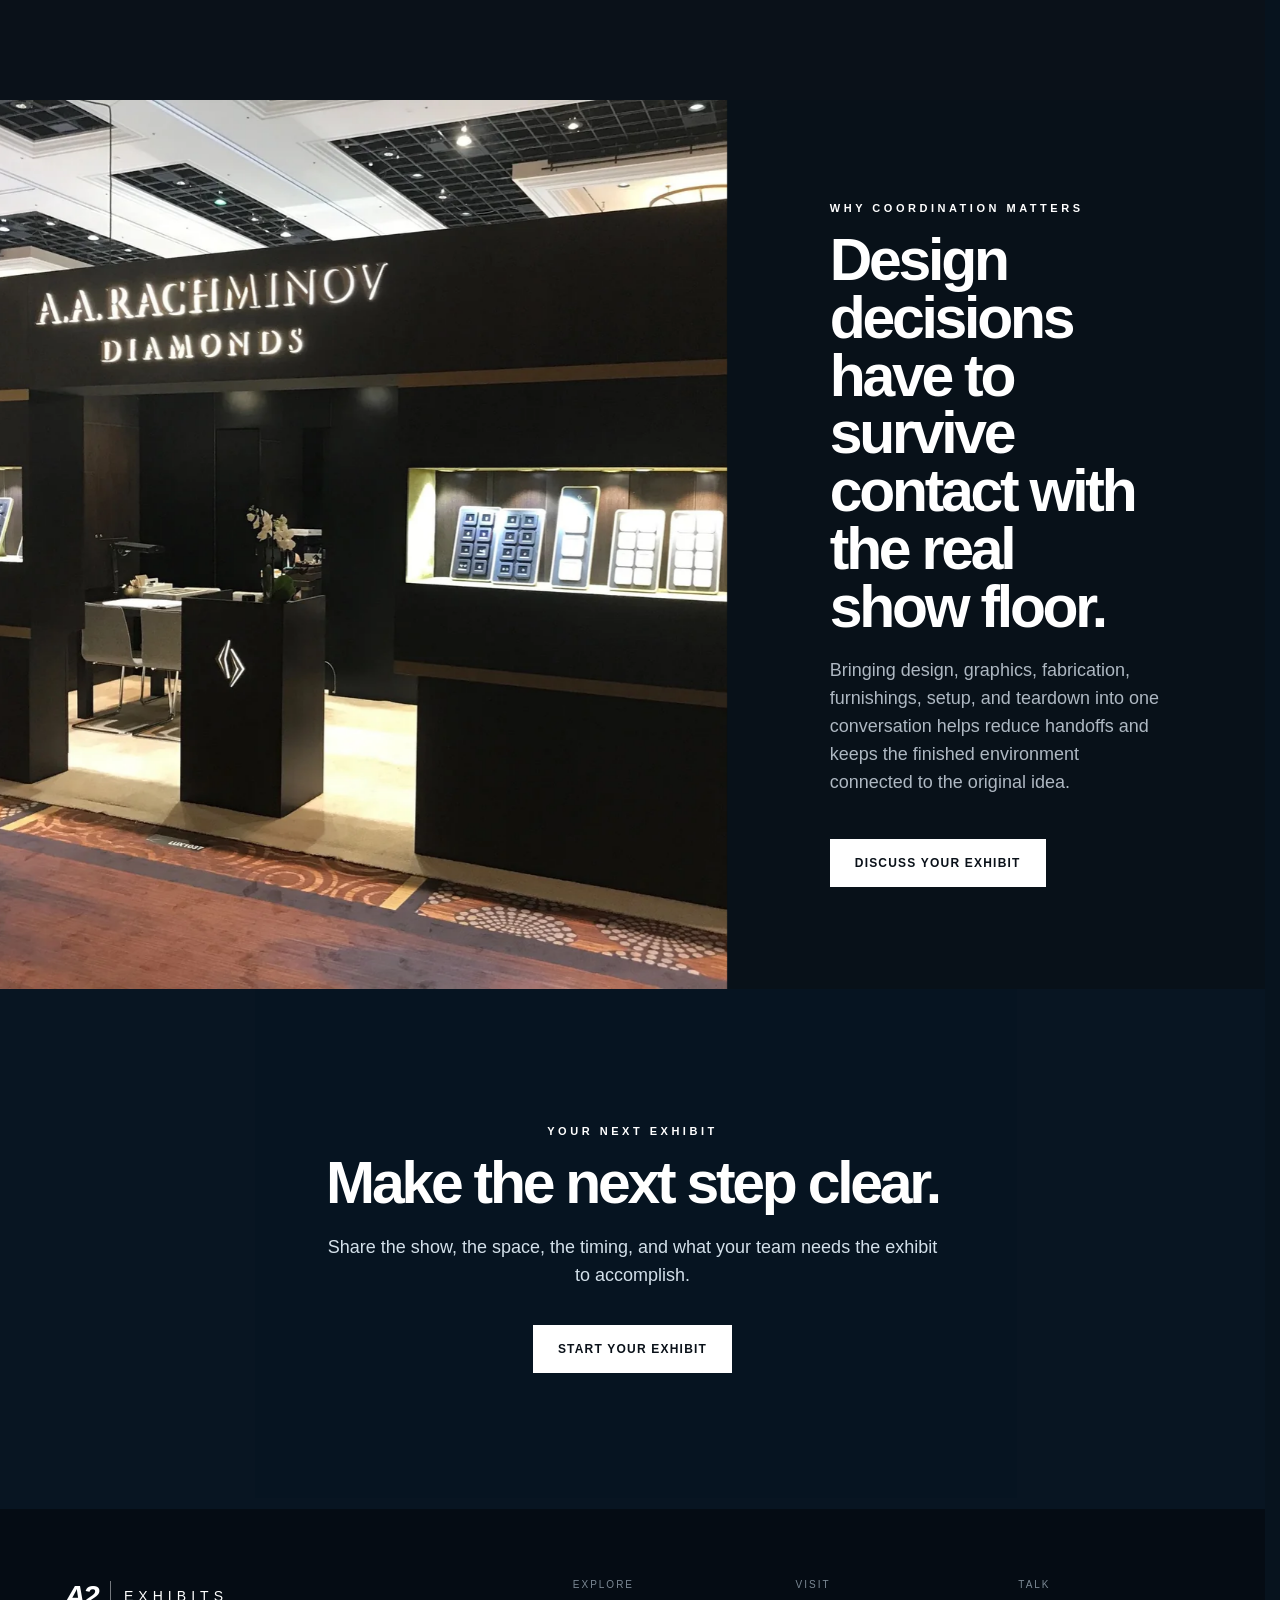
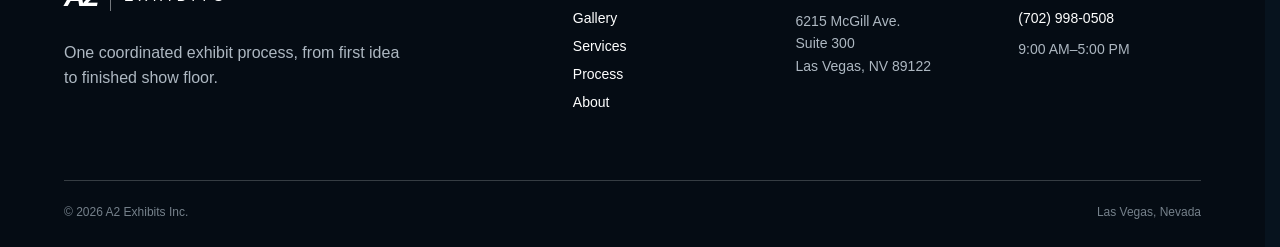
<file: services.html>
<!doctype html><html lang="en"><head><meta charset="UTF-8"/><meta name="viewport" content="width=device-width,initial-scale=1"/><meta name="description" content="A2 Exhibits services include 3D rendering, custom fabrication, in-house printing, furniture, setup, teardown, design, and construction."/><meta name="theme-color" content="#071018"/><title>Services | A2 Exhibits</title>  <script type="module" crossorigin src="./assets/main-DVkPFpyv.js?v=shows2"></script>
  <link rel="stylesheet" crossorigin href="./assets/main-DyNhfDMT.css">
</head><body data-page="services"><div id="root"></div><!-- Brevo Conversations {literal} -->
<script>
    (function(d, w, c) {
        w.BrevoConversationsID = '6ab4369746594be7730a5f82';
        w[c] = w[c] || function() {
            (w[c].q = w[c].q || []).push(arguments);
        };
        var s = d.createElement('script');
        s.async = true;
        s.src = 'https://conversations-widget.brevo.com/brevo-conversations.js';
        if (d.head) d.head.appendChild(s);
    })(document, window, 'BrevoConversations');
</script>
<!-- /Brevo Conversations {/literal} -->
<script src="https://cdn.brevo.com/js/sdk-loader.js" async></script>
<script>
  window.Brevo = window.Brevo || [];
  Brevo.push(["init", { client_key: "1exoqr4w5oekx4gozpxlnbjh" }]);
  document.addEventListener("submit", function (event) {
    var form = event.target;
    if (!form || !form.classList || !form.classList.contains("project-form")) return;
    var data = new FormData(form);
    var email = String(data.get("email") || "").trim();
    if (!email) return;
    var parts = String(data.get("name") || "").trim().split(/\s+/);
    var first = parts.shift() || "";
    var last = parts.join(" ");
    var text = function (name) { return String(data.get(name) || "").trim(); };
    var many = function (name) { return data.getAll(name).map(String).filter(Boolean); };
    var showName = text("event");
    if (showName === "Other" && text("event_other")) showName = text("event_other");
    var attributes = {
      FIRSTNAME: first,
      LASTNAME: last,
      PHONE: text("phone"),
      COMPANY: text("company"),
      JOB_TITLE: text("job"),
      WEBSITE: text("website"),
      PREFERRED_CONTACT: text("contact_method") ? [text("contact_method")] : [],
      SHOW_NAME: showName,
      SHOW_CITY: text("city"),
      SHOW_VENUE: text("venue"),
      SHOW_START_DATE: text("start_date"),
      SHOW_END_DATE: text("end_date"),
      MOVE_IN_DATE: text("move_in"),
      BOOTH_NUMBER: text("booth"),
      BOOTH_SIZE: text("size"),
      PROJECT_TYPE: text("project_type") ? [text("project_type")] : [],
      BUDGET_RANGE: text("budget") ? [text("budget")] : [],
      PRIMARY_GOAL: text("goal") ? [text("goal")] : [],
      EXPECTED_VISITORS: text("visitors"),
      DECISION_DATE: text("decision"),
      SERVICE_NEEDS: many("services"),
      FEATURES_NEEDED: many("features"),
      DESIGN_ASSETS: text("assets"),
      PROJECT_NOTES: text("message"),
      OPT_IN: data.get("consent") === "yes"
    };
    Object.keys(attributes).forEach(function (key) {
      var value = attributes[key];
      if (value === "" || (Array.isArray(value) && value.length === 0)) delete attributes[key];
    });
    var properties = {
      email: email,
      email_id: email,
      FIRSTNAME: first,
      LASTNAME: last,
      COMPANY: text("company"),
      PHONE: text("phone"),
      SHOW_NAME: showName
    };
    Brevo.push(["identify", { email: email, identifiers: { email_id: email }, attributes: attributes }]);
    Brevo.push(["track", "new_client_brief", properties, { email: email, company: text("company"), show: showName }]);
  }, true);
  document.addEventListener("change", function (event) {
    var field = event.target;
    if (!field || field.name !== "event" || !field.form) return;
    var other = field.form.querySelector('[name="event_other"]');
    if (!other) return;
    other.required = field.value === "Other";
  });
</script>
<script>
  (function () {
    function syncChat() {
      var onForm = document.body && document.body.getAttribute("data-page") === "start";
      if (window.BrevoConversations) window.BrevoConversations(onForm ? "hide" : "show");
    }
    function watch() {
      syncChat();
      if (!document.body || document.body.dataset.a2ChatWatch) return;
      document.body.dataset.a2ChatWatch = "1";
      new MutationObserver(syncChat).observe(document.body, { attributes: true, attributeFilter: ["data-page"] });
    }
    if (document.body) watch();
    else document.addEventListener("DOMContentLoaded", watch);
  })();
</script>
</body></html>
</file>
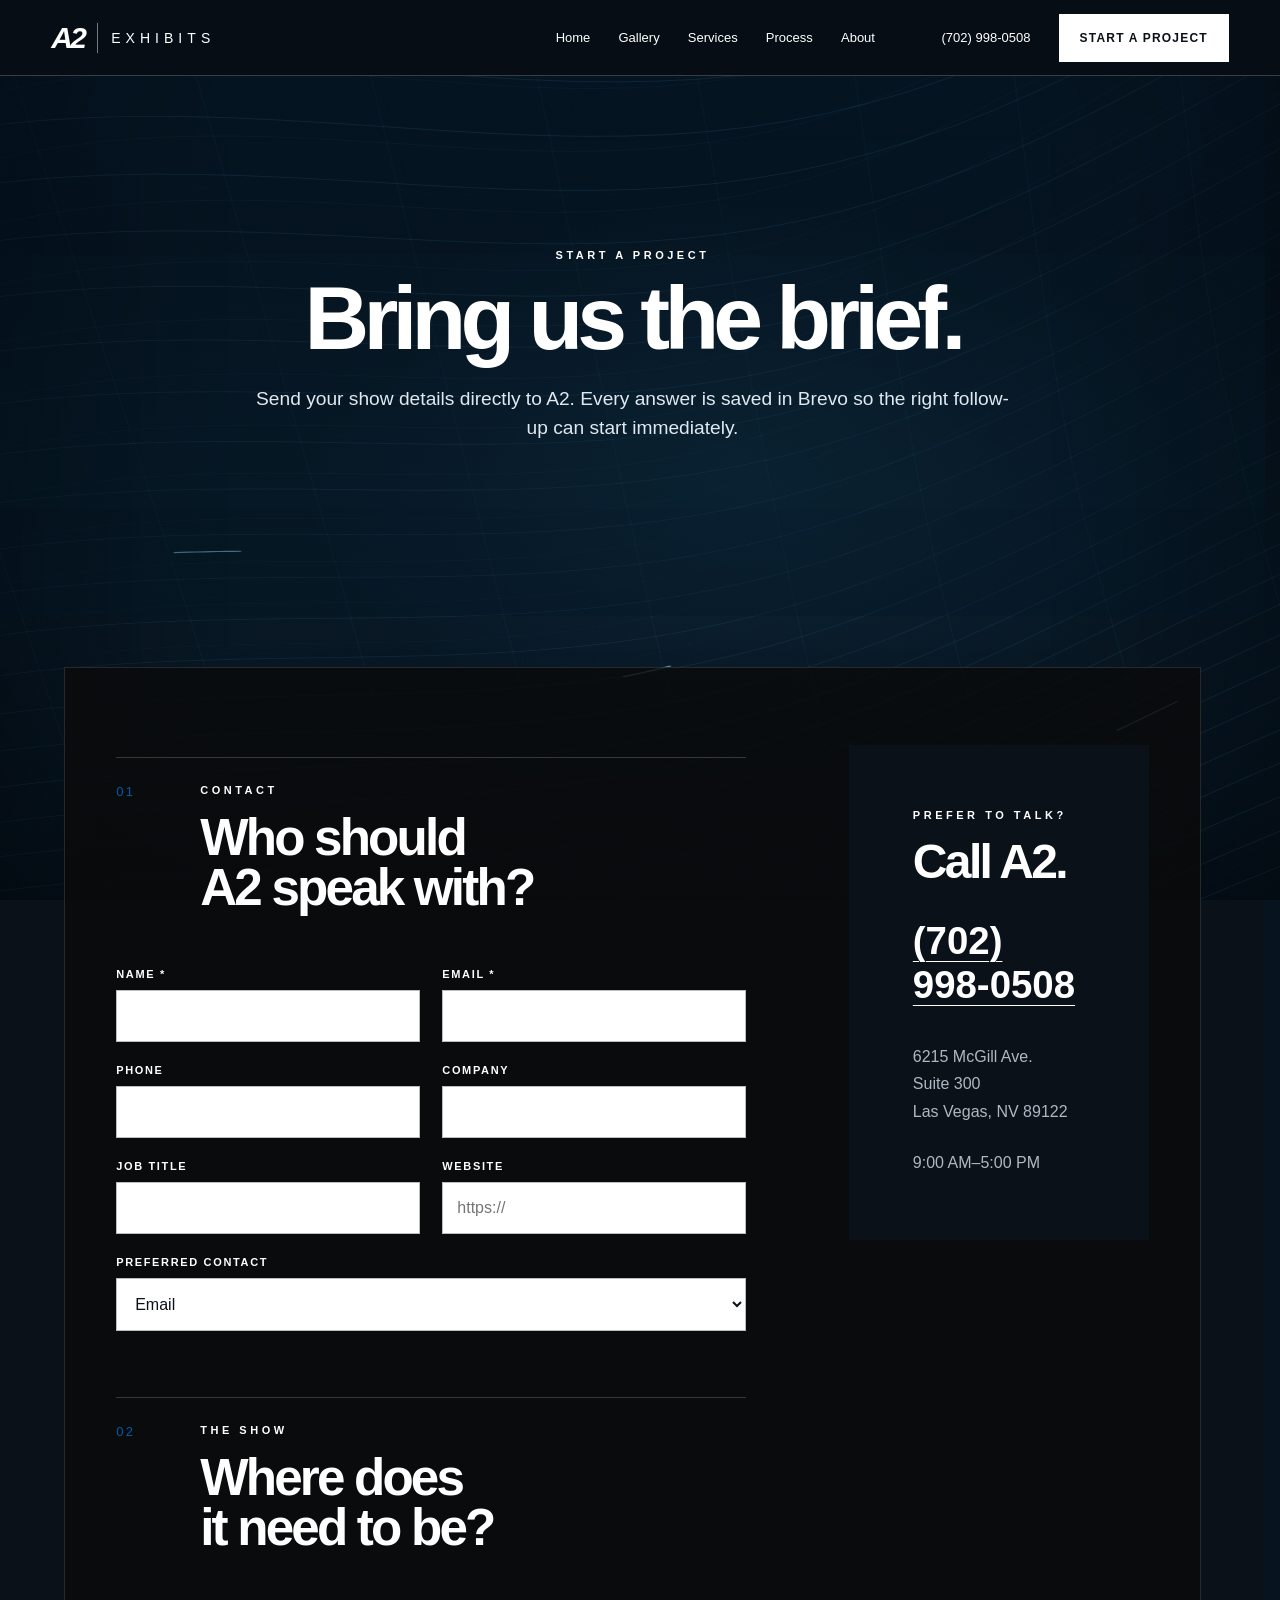
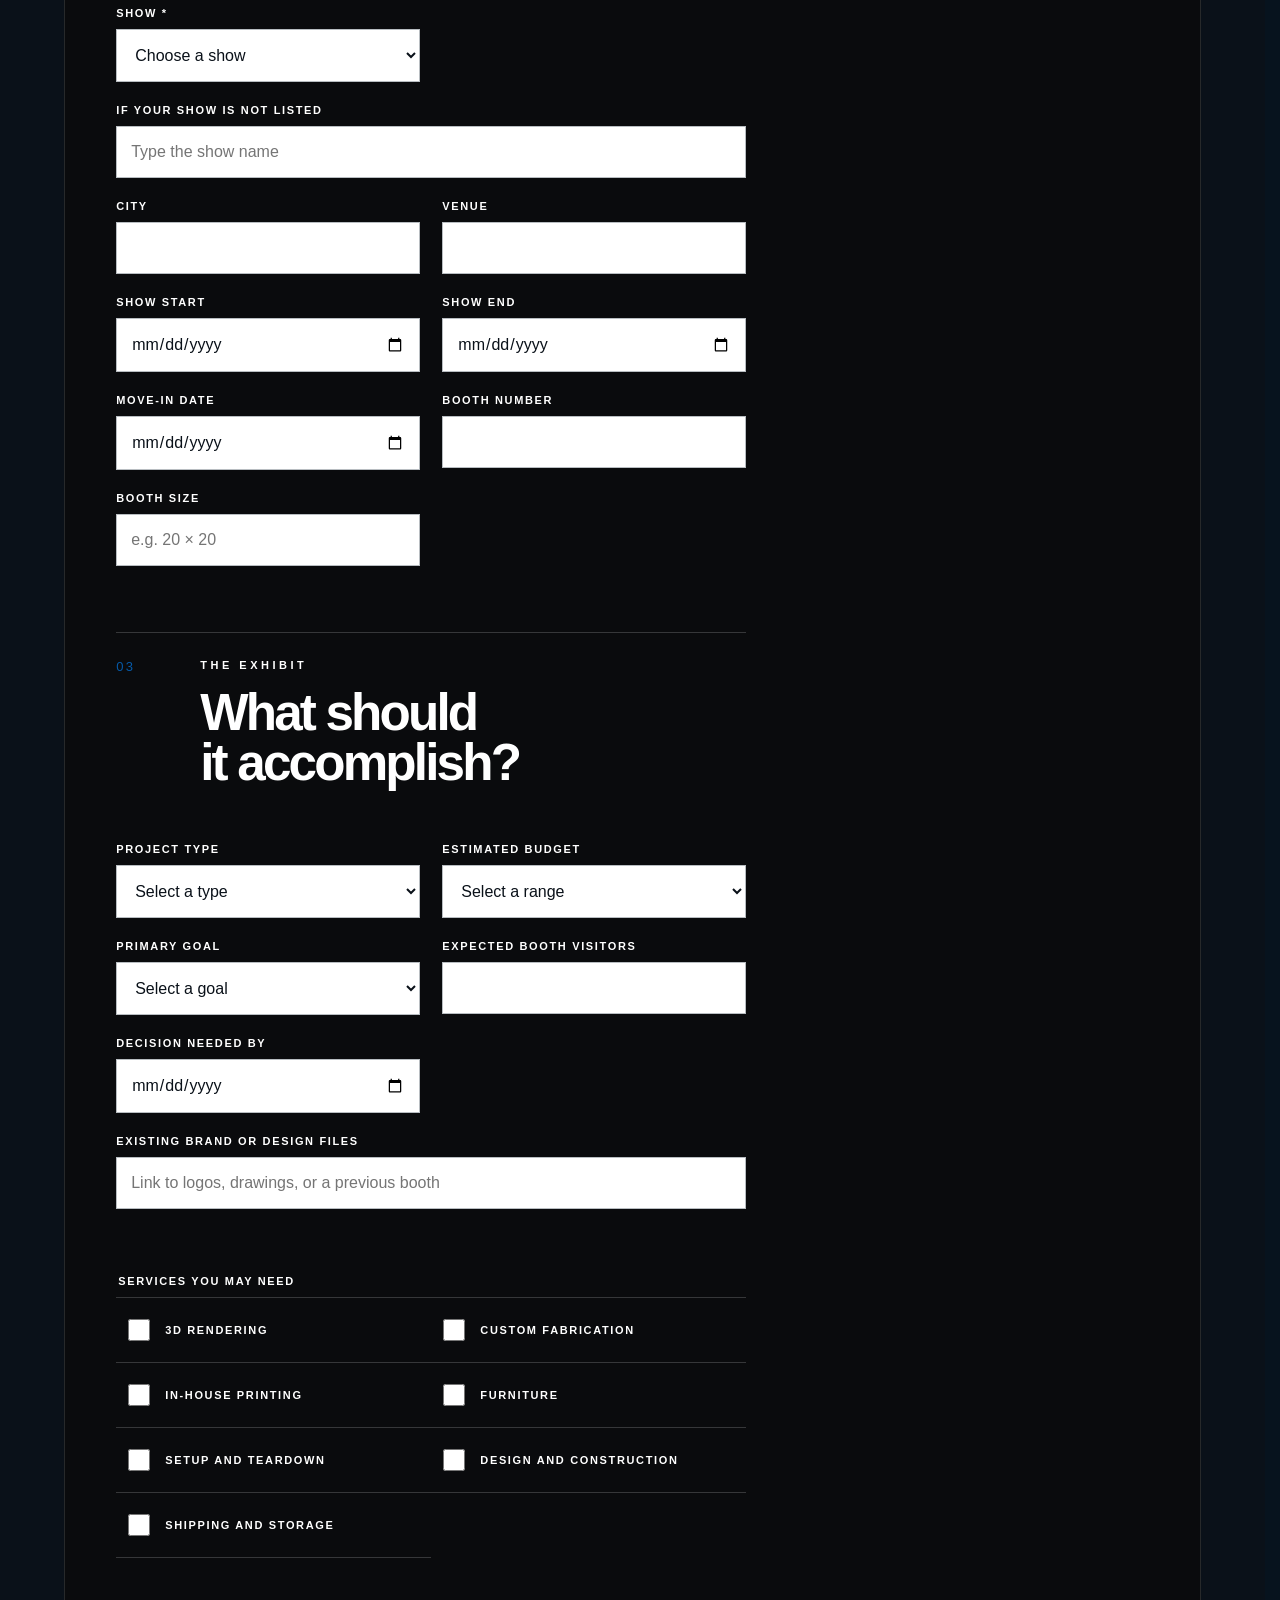
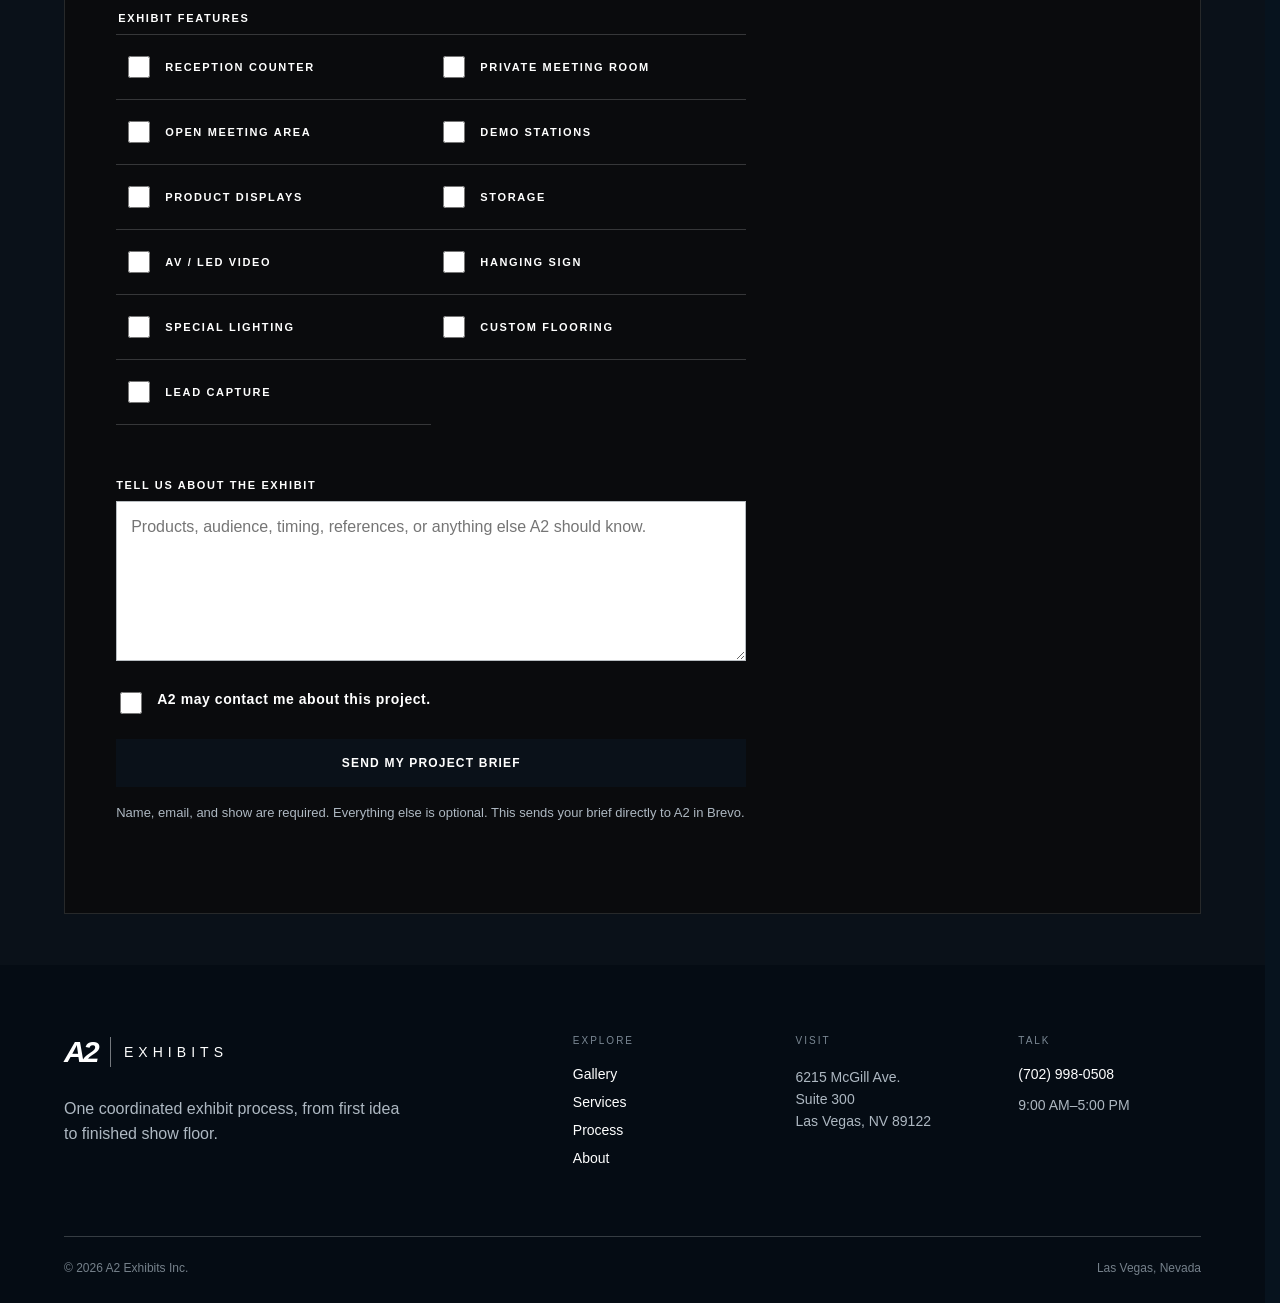
<file: start.html>
<!doctype html><html lang="en"><head><meta charset="UTF-8"/><meta name="viewport" content="width=device-width,initial-scale=1"/><meta name="description" content="Prepare a project brief for your next trade show exhibit and contact A2 Exhibits in Las Vegas."/><meta name="theme-color" content="#071018"/><title>Start a Project | A2 Exhibits</title>  <script type="module" crossorigin src="./assets/main-DVkPFpyv.js?v=shows2"></script>
  <link rel="stylesheet" crossorigin href="./assets/main-DyNhfDMT.css">
</head><body data-page="start"><div id="root"></div><!-- Brevo Conversations {literal} -->
<script>
    window.BrevoConversationsSetup = window.BrevoConversationsSetup || {};
    window.BrevoConversationsSetup.startHidden = true;
    (function(d, w, c) {
        w.BrevoConversationsID = '6ab4369746594be7730a5f82';
        w[c] = w[c] || function() {
            (w[c].q = w[c].q || []).push(arguments);
        };
        var s = d.createElement('script');
        s.async = true;
        s.src = 'https://conversations-widget.brevo.com/brevo-conversations.js';
        if (d.head) d.head.appendChild(s);
    })(document, window, 'BrevoConversations');
</script>
<!-- /Brevo Conversations {/literal} -->
<script src="https://cdn.brevo.com/js/sdk-loader.js" async></script>
<script>
  window.Brevo = window.Brevo || [];
  Brevo.push(["init", { client_key: "1exoqr4w5oekx4gozpxlnbjh" }]);
  document.addEventListener("submit", function (event) {
    var form = event.target;
    if (!form || !form.classList || !form.classList.contains("project-form")) return;
    var data = new FormData(form);
    var email = String(data.get("email") || "").trim();
    if (!email) return;
    var parts = String(data.get("name") || "").trim().split(/\s+/);
    var first = parts.shift() || "";
    var last = parts.join(" ");
    var text = function (name) { return String(data.get(name) || "").trim(); };
    var many = function (name) { return data.getAll(name).map(String).filter(Boolean); };
    var showName = text("event");
    if (showName === "Other" && text("event_other")) showName = text("event_other");
    var attributes = {
      FIRSTNAME: first,
      LASTNAME: last,
      PHONE: text("phone"),
      COMPANY: text("company"),
      JOB_TITLE: text("job"),
      WEBSITE: text("website"),
      PREFERRED_CONTACT: text("contact_method") ? [text("contact_method")] : [],
      SHOW_NAME: showName,
      SHOW_CITY: text("city"),
      SHOW_VENUE: text("venue"),
      SHOW_START_DATE: text("start_date"),
      SHOW_END_DATE: text("end_date"),
      MOVE_IN_DATE: text("move_in"),
      BOOTH_NUMBER: text("booth"),
      BOOTH_SIZE: text("size"),
      PROJECT_TYPE: text("project_type") ? [text("project_type")] : [],
      BUDGET_RANGE: text("budget") ? [text("budget")] : [],
      PRIMARY_GOAL: text("goal") ? [text("goal")] : [],
      EXPECTED_VISITORS: text("visitors"),
      DECISION_DATE: text("decision"),
      SERVICE_NEEDS: many("services"),
      FEATURES_NEEDED: many("features"),
      DESIGN_ASSETS: text("assets"),
      PROJECT_NOTES: text("message"),
      OPT_IN: data.get("consent") === "yes"
    };
    Object.keys(attributes).forEach(function (key) {
      var value = attributes[key];
      if (value === "" || (Array.isArray(value) && value.length === 0)) delete attributes[key];
    });
    var properties = {
      email: email,
      email_id: email,
      FIRSTNAME: first,
      LASTNAME: last,
      COMPANY: text("company"),
      PHONE: text("phone"),
      SHOW_NAME: showName
    };
    Brevo.push(["identify", { email: email, identifiers: { email_id: email }, attributes: attributes }]);
    Brevo.push(["track", "new_client_brief", properties, { email: email, company: text("company"), show: showName }]);
  }, true);
  document.addEventListener("change", function (event) {
    var field = event.target;
    if (!field || field.name !== "event" || !field.form) return;
    var other = field.form.querySelector('[name="event_other"]');
    if (!other) return;
    other.required = field.value === "Other";
  });
</script>
<script>
  (function () {
    function syncChat() {
      var onForm = document.body && document.body.getAttribute("data-page") === "start";
      if (window.BrevoConversations) window.BrevoConversations(onForm ? "hide" : "show");
    }
    function watch() {
      syncChat();
      if (!document.body || document.body.dataset.a2ChatWatch) return;
      document.body.dataset.a2ChatWatch = "1";
      new MutationObserver(syncChat).observe(document.body, { attributes: true, attributeFilter: ["data-page"] });
    }
    if (document.body) watch();
    else document.addEventListener("DOMContentLoaded", watch);
  })();
</script>
</body></html>
</file>
<file: assets/dimensions-overlays.css>
.hero-scene::after{content:"";position:absolute;inset:0;z-index:1;pointer-events:none;background:url("./a2-atturo-cad-dimensions.svg") 50% 53%/cover no-repeat;clip-path:inset(0 calc(100% - var(--hero-split)) 0 0)}
.compare-frame::after{content:"";position:absolute;inset:0;z-index:2;pointer-events:none;background:url("./a2-forleone-cad-dimensions.svg") center/cover no-repeat;clip-path:inset(0 calc(100% - var(--position)) 0 0)}
</file>
<file: assets/main-DyNhfDMT.css>
.editorial-page{color:#fff;--editorial-line:rgba(177,210,228,.2);--editorial-muted:#b7c7d1;--editorial-surface:rgba(7,14,20,.76)}.editorial-width{width:calc(100% - clamp(44px,10vw,160px));max-width:1500px;margin-inline:auto;min-width:0}.editorial-page p{color:var(--editorial-muted);font-size:16px;line-height:1.7}.editorial-page .eyebrow{color:#a7d3ed;font-size:10px;line-height:1.5;letter-spacing:.23em}.editorial-page h1{font-size:clamp(52px,5.7vw,94px);line-height:1.02;letter-spacing:-.055em}.editorial-page h1 span{color:#b5cbd9}.editorial-page h2{font-size:clamp(34px,3.8vw,60px);line-height:1.08;letter-spacing:-.045em}.editorial-page h3{font-size:28px;line-height:1.12;letter-spacing:-.035em}.editorial-page .editorial-lede{font-size:clamp(17px,1.45vw,21px);line-height:1.65;max-width:560px}.editorial-page figure{margin:0;min-width:0}.editorial-page figure img{display:block;width:100%;height:auto;object-fit:cover}.editorial-page figcaption{font-size:10px;letter-spacing:.1em;line-height:1.6;color:#b7c7d1;padding:16px 0}.company-hero{display:grid;grid-template-columns:1.04fr 1fr;align-items:center;gap:clamp(32px,5vw,80px);padding-block:clamp(54px,6vw,96px)}.company-hero-copy{min-width:0}.company-hero-photo{border:1px solid var(--editorial-line);background:var(--editorial-surface)}.company-hero-photo img{aspect-ratio:4/3}.company-hero-photo figcaption{display:flex;justify-content:space-between;gap:20px;padding:17px 20px}.company-facts{display:grid;grid-template-columns:repeat(3,minmax(0,1fr));border-block:1px solid var(--editorial-line);padding-block:28px;margin-block:0 88px}.company-facts>div{padding:0 32px;border-right:1px solid var(--editorial-line)}.company-facts>div:first-child{padding-left:0}.company-facts>div:last-child{border:0}.company-facts dt{font-size:10px;letter-spacing:.18em;text-transform:uppercase;color:var(--editorial-muted);margin-bottom:12px}.company-facts dd{font-size:clamp(24px,2.6vw,40px);font-weight:700;letter-spacing:-.035em;margin:0}.company-story{display:grid;grid-template-columns:1fr .85fr;gap:clamp(40px,9vw,140px);padding-bottom:100px;scroll-margin-top:110px}.company-story>div>p{max-width:610px}.company-milestones{list-style:none;padding:0;margin:0;border-left:1px solid var(--editorial-line)}.company-milestones li{padding:5px 0 24px 32px;margin-bottom:24px;border-bottom:1px solid var(--editorial-line)}.company-milestones li:last-child{margin:0;border:0;padding-bottom:0}.company-milestones span,.editorial-index{font-size:11px;letter-spacing:.13em;color:#91c8e8}.company-milestones h3{margin:14px 0 10px}.company-milestones p{margin-bottom:0}.company-capabilities{display:grid;grid-template-columns:1fr 1fr;gap:clamp(36px,6vw,90px);align-items:center;margin-bottom:100px}.company-capabilities figure img{aspect-ratio:4/3;border:1px solid var(--editorial-line)}.capability-lines{list-style:none;margin:25px 0;padding:0}.capability-lines li{display:flex;align-items:center;gap:20px;padding:18px 0;border-top:1px solid var(--editorial-line);font-size:15px}.capability-lines span{color:#91c8e8;font-size:11px}.company-principles{margin-bottom:100px}.principle-grid{display:grid;grid-template-columns:repeat(3,minmax(0,1fr));gap:16px;margin-top:36px}.principle-grid article{padding:32px;background:var(--editorial-surface);border:1px solid var(--editorial-line)}.principle-grid h3{margin:34px 0 16px}.principle-grid p{margin:0}.company-contact{display:grid;grid-template-columns:1fr .6fr;gap:48px;align-items:center;border-top:1px solid var(--editorial-line);padding:50px 0 80px}.company-contact .button{margin-top:12px}.company-contact-details{display:flex;flex-direction:column;align-items:flex-start;gap:20px;border-left:1px solid var(--editorial-line);padding:20px 0 20px 40px}.company-contact-details address{color:var(--editorial-muted);line-height:1.8}.company-contact-details>a{font-size:clamp(23px,2.5vw,34px);text-decoration:none}.company-contact-details>span:last-child{font-size:13px;color:var(--editorial-muted)}.process-introduction{display:grid;grid-template-columns:1.2fr 1fr;gap:clamp(36px,7vw,100px);align-items:end;padding-block:80px 55px}.process-introduction h1{margin-bottom:0}.process-introduction>div>p:last-of-type{max-width:500px}.process-overview{display:grid;grid-template-columns:repeat(6,minmax(0,1fr));border:1px solid var(--editorial-line);background:var(--editorial-surface);margin-bottom:90px}.process-overview a{padding:22px;display:grid;grid-template-columns:1fr auto;gap:18px;text-decoration:none;border-right:1px solid var(--editorial-line);transition:background-color .2s}.process-overview a:last-child{border:0}.process-overview a:hover{background:#3683b12b}.process-overview a>span:first-child{grid-column:1/-1;font-size:11px;color:#91c8e8}.process-overview strong{font-size:14px;font-weight:500}.process-overview a>span:last-child{color:#91c8e8}.process-chapter{margin-bottom:88px}.chapter-heading{display:grid;grid-template-columns:1.2fr .8fr;align-items:end;gap:60px;margin-bottom:30px}.chapter-heading h2{margin-bottom:0}.chapter-heading>p{margin:0;max-width:480px}.chapter-body{display:grid;grid-template-columns:.95fr 1.05fr;gap:32px;align-items:start}.chapter-photo{position:sticky;top:104px}.chapter-photo img{aspect-ratio:4/3;border:1px solid var(--editorial-line)}.chapter-stages{display:grid;gap:16px}.journey-stage{padding:30px 34px;background:var(--editorial-surface);border:1px solid var(--editorial-line);scroll-margin-top:100px}.journey-stage-title{display:flex;align-items:baseline;gap:20px}.journey-stage h3{margin-bottom:16px;font-size:32px}.journey-stage p{margin-bottom:15px}.journey-stage .stage-focus{font-size:12px;color:#9db1be;line-height:1.8}.stage-outcome{border-top:1px solid var(--editorial-line);padding-top:16px;display:grid;gap:7px}.stage-outcome span{font-size:9px;text-transform:uppercase;letter-spacing:.15em;color:#91c8e8}.stage-outcome strong{font-size:14px;font-weight:500}.process-ready{border-top:1px solid var(--editorial-line);padding:45px 0 80px}.process-ready ul{padding:0;list-style:none;display:grid;grid-template-columns:repeat(4,minmax(0,1fr));gap:14px;margin:35px 0}.process-ready li{background:var(--editorial-surface);border:1px solid var(--editorial-line);padding:24px;font-size:14px;display:grid;gap:25px}.process-ready li span{font-size:11px;color:#91c8e8}.process-ready-action{display:flex;align-items:center;justify-content:space-between;gap:24px}.process-ready-action p{margin:0}@media(max-width:1100px){.company-hero,.company-capabilities{gap:32px}.company-hero h1{font-size:clamp(46px,5.6vw,66px)}.process-overview a{padding:18px 12px}.process-overview strong{font-size:12px}.chapter-body{grid-template-columns:.8fr 1fr;gap:24px}.journey-stage{padding:24px}.principle-grid article{padding:24px}.company-story{gap:40px}}@media(max-width:760px){.editorial-width{width:calc(100% - 28px)}.editorial-page{text-align:center}.editorial-page h1,.company-hero h1{font-size:clamp(40px,10.5vw,64px)}.editorial-page h2{font-size:clamp(30px,8.3vw,44px)}.editorial-page .editorial-lede{margin-inline:auto}.editorial-page .eyebrow{letter-spacing:.17em}.company-hero{grid-template-columns:1fr;gap:30px;padding-block:48px 32px}.company-hero-copy{padding-inline:8px}.company-hero-photo figcaption{display:block;padding:14px}.company-hero-photo figcaption span{display:block}.company-facts{grid-template-columns:1fr;gap:18px;padding:24px 0;margin-bottom:44px}.company-facts>div,.company-facts>div:first-child{padding:0 0 18px;border:0;border-bottom:1px solid var(--editorial-line)}.company-facts>div:last-child{padding:0}.company-facts dd{font-size:28px}.company-facts dt{margin-bottom:6px}.company-story,.company-capabilities{grid-template-columns:1fr;gap:32px;padding-bottom:0;margin-bottom:52px}.company-story>div{padding:0 10px}.company-milestones{border:0;display:grid;gap:12px}.company-milestones li,.company-milestones li:last-child{margin:0;padding:26px 18px;background:var(--editorial-surface);border:1px solid var(--editorial-line)}.company-capabilities>div{padding:0 10px}.capability-lines li{justify-content:center;gap:12px}.company-principles{margin-bottom:48px}.principle-grid{grid-template-columns:1fr;gap:12px;margin-top:24px}.principle-grid article{padding:26px 18px}.principle-grid h3{margin-top:20px}.company-contact{grid-template-columns:1fr;gap:35px;padding:36px 8px 55px}.company-contact-details{align-items:center;border-left:0;border-top:1px solid var(--editorial-line);padding:28px 0 0;gap:16px}.process-introduction{grid-template-columns:1fr;gap:22px;padding:48px 8px 32px}.process-introduction>div>p:last-of-type{margin-inline:auto}.process-overview{grid-template-columns:repeat(3,minmax(0,1fr));margin-bottom:45px}.process-overview a{padding:18px 10px;gap:12px;border-bottom:1px solid var(--editorial-line)}.process-overview a:nth-child(3n){border-right:0}.process-overview a:nth-child(n+4){border-bottom:0}.process-overview a>span:first-child{text-align:left}.chapter-heading{grid-template-columns:1fr;gap:16px;padding-inline:8px;margin-bottom:24px}.chapter-heading>p{margin-inline:auto}.chapter-body{grid-template-columns:1fr;gap:16px}.chapter-photo{position:static}.chapter-photo figcaption{padding:12px 8px}.process-chapter{margin-bottom:48px}.journey-stage{padding:26px 18px;scroll-margin-top:90px}.journey-stage-title{justify-content:center;gap:12px}.journey-stage h3{font-size:30px}.stage-outcome{justify-items:center}.process-ready{padding:32px 0 55px}.process-ready ul{grid-template-columns:repeat(2,minmax(0,1fr));gap:10px;margin:25px 0}.process-ready li{padding:22px 12px;gap:14px;line-height:1.5}.process-ready-action{flex-direction:column;gap:18px;padding-inline:8px}}.collection-section{max-width:1500px;width:calc(100% - clamp(44px,10vw,160px));margin:0 auto;padding:0 0 70px}.collection-heading{display:flex;align-items:center;justify-content:space-between;gap:24px;padding:22px 0;border-top:1px solid rgba(177,210,228,.2);color:#b7c7d1}.collection-heading>span{font-size:11px;letter-spacing:.14em;text-transform:uppercase}.collection-heading p{font-size:14px;margin:0}.collection-grid{display:grid;grid-template-columns:repeat(3,minmax(0,1fr));gap:22px}.collection-photo{display:block;min-width:0;padding:0;border:1px solid rgba(177,210,228,.2);background:#070e14b3;color:#fff;text-align:left;cursor:zoom-in;overflow:hidden}.collection-photo img{display:block;width:100%;height:auto;aspect-ratio:4/3;object-fit:contain;transition:filter .2s}.collection-photo:hover img{filter:brightness(1.1)}.collection-photo:focus-visible{outline:2px solid #91c8e8;outline-offset:5px}.collection-caption{display:flex;justify-content:space-between;align-items:center;gap:12px;padding:18px;font-size:13px}.collection-caption>span:last-child{font-size:11px;color:#91c8e8;white-space:nowrap}.gallery-viewer{position:fixed;top:0;right:0;bottom:0;left:0;width:min(1300px,94vw);max-width:94vw;max-height:94dvh;padding:22px;border:1px solid rgba(177,210,228,.3);background:#071018;color:#fff;margin:auto;overflow:auto}.gallery-viewer::backdrop{background:#00050af0}.gallery-viewer-content{width:100%}.gallery-viewer-top{display:flex;align-items:center;justify-content:space-between;gap:18px;margin-bottom:18px;font-size:14px}.gallery-viewer button{border:1px solid rgba(177,210,228,.3);background:transparent;color:#fff;padding:12px 16px;font:inherit;cursor:pointer;min-height:44px;white-space:nowrap}.gallery-viewer button:hover{background:#91c8e824}.gallery-viewer button:focus-visible{outline:2px solid #91c8e8;outline-offset:3px}.gallery-viewer-content>img{display:block;max-width:100%;width:auto;max-height:70dvh;height:auto;margin:auto;object-fit:contain}.gallery-viewer-controls{display:flex;justify-content:space-between;align-items:center;gap:20px;margin-top:18px}.gallery-viewer-controls p{font-size:13px;color:#b7c7d1;text-align:center;margin:0}@media(max-width:1050px){.collection-grid{grid-template-columns:repeat(2,minmax(0,1fr));gap:16px}}@media(max-width:760px){.collection-section{width:calc(100% - 28px);padding-bottom:40px}.collection-heading{flex-direction:column;gap:10px;text-align:center}.collection-grid{grid-template-columns:1fr;gap:20px}.collection-caption{padding:16px}.gallery-viewer{padding:14px;max-width:96vw;width:96vw}.gallery-viewer-top{font-size:12px}.gallery-viewer-controls{flex-wrap:wrap;gap:12px}.gallery-viewer-controls p{order:3;flex-basis:100%}.gallery-viewer-content>img{max-height:65dvh}}@media(prefers-reduced-motion:reduce){.collection-photo img{transition:none}}.site-atmosphere{position:fixed;top:0;right:0;bottom:0;left:0;z-index:0;overflow:hidden;pointer-events:none;background:#07131e;contain:strict;view-transition-name:site-atmosphere}.site-atmosphere:before{content:"";position:absolute;top:0;right:0;bottom:0;left:0;z-index:1;background:radial-gradient(ellipse at 58% 52%,rgba(34,108,151,.15),transparent 42%),linear-gradient(180deg,rgba(3,11,18,.26),transparent 32%,rgba(20,74,105,.07) 62%,rgba(2,8,14,.34));mix-blend-mode:screen}.site-atmosphere:after{content:"";position:absolute;top:0;right:0;bottom:0;left:0;z-index:2;background:linear-gradient(90deg,rgba(2,8,13,.3),transparent 18%,transparent 82%,rgba(2,8,13,.25)),linear-gradient(0deg,rgba(2,7,12,.34),transparent 28%);box-shadow:inset 0 0 140px #0000003d}.wave-position-wrapper{position:absolute;top:-24px;bottom:-24px;left:-24px;width:calc(124vw + 48px);z-index:0;transform:translate3d(calc(var(--wave-page-index,0) * -6vw),0,0);will-change:transform;contain:layout paint}.spatial-lattice{position:relative;z-index:0;display:block;width:100%;height:100%;opacity:.95}html.motion-paused .wave-position-wrapper{transition:none}.motion-toggle{position:fixed;right:18px;bottom:16px;z-index:55;border:1px solid rgba(143,198,225,.32);padding:10px 14px;min-height:40px;background:#06111beb;color:#c4dbe7;font-size:10px;letter-spacing:.14em;text-transform:uppercase;cursor:pointer;-webkit-backdrop-filter:blur(8px);backdrop-filter:blur(8px)}.motion-toggle:hover{border-color:#93cce8;color:#fff}@media(max-width:760px){.motion-toggle{right:12px;bottom:10px;padding:8px 10px;font-size:9px}}:root{--ink:#0a1119;--ink2:#101923;--blue:#075aa8;--bright:#1787e8;--paper:#f4f2ed;--paper2:#e7e5df;--white:#fff;--muted:#aeb8c2;--muted-dark:#5f6871;--line:rgba(255,255,255,.2);--line-dark:rgba(10,17,25,.2);--container:1500px;--header-height:76px;font-family:Arial,Helvetica,sans-serif;color:var(--ink);background:var(--paper);font-synthesis:none;text-rendering:optimizeLegibility}*{box-sizing:border-box}html{scroll-behavior:smooth;scrollbar-gutter:stable}body{margin:0;min-width:0;min-height:100vh;background:var(--ink);-webkit-font-smoothing:antialiased}img{display:block;max-width:100%}a{color:inherit}button,input,select,textarea{font:inherit}button,a{-webkit-tap-highlight-color:transparent}address{font-style:normal}:focus-visible{outline:3px solid var(--bright);outline-offset:4px}.sr-only{position:absolute;width:1px;height:1px;padding:0;margin:-1px;overflow:hidden;clip:rect(0,0,0,0);white-space:nowrap;border:0}.site-header{height:var(--header-height);min-height:var(--header-height);background:#070e15f5;color:#fff;display:flex;align-items:center;justify-content:space-between;gap:32px;padding:0 clamp(22px,4vw,72px);position:fixed;inset:0 0 auto;z-index:50;border-bottom:1px solid var(--line);-webkit-backdrop-filter:blur(18px);backdrop-filter:blur(18px)}.wordmark{display:inline-flex;align-items:center;gap:13px;text-decoration:none;flex:none}.wordmark-a2{font-size:30px;font-weight:900;letter-spacing:-.09em;font-style:italic}.wordmark-divider{width:1px;height:30px;background:currentColor;opacity:.45}.wordmark-name{font-size:14px;letter-spacing:.36em}.site-nav{display:flex;align-items:center;gap:clamp(18px,2.2vw,38px);font-size:13px}.site-nav>a{text-decoration:none;padding-block:12px;white-space:nowrap}.site-nav>a:not(.button){border-bottom:1px solid transparent}.site-nav>a[aria-current=page],.site-nav>a:not(.button):hover{border-color:currentColor}.site-nav .nav-phone{margin-left:clamp(0px,3vw,48px)}.site-nav .nav-cta{padding:14px 20px}.menu-toggle{display:none;color:#fff;background:transparent;border:1px solid var(--line);text-transform:uppercase;letter-spacing:.18em;font-size:11px;padding:12px 14px}.button{display:inline-flex;align-items:center;justify-content:center;min-height:48px;padding:14px 24px;border:1px solid transparent;text-decoration:none;text-transform:uppercase;letter-spacing:.1em;font-weight:800;font-size:12px;cursor:pointer;transition:background .2s,color .2s,border-color .2s,transform .2s}.button:hover{transform:translateY(-2px)}.button-light{color:var(--ink);background:var(--white);border-color:var(--white)}.button-light:hover{background:var(--bright);color:#fff;border-color:var(--bright)}.button-dark{color:#fff;background:var(--ink);border-color:var(--ink)}.button-dark:hover{background:var(--blue);border-color:var(--blue)}.text-link{display:inline-flex;padding:10px 0;color:#fff;text-decoration:none;font-size:12px;font-weight:800;text-transform:uppercase;letter-spacing:.12em;border-bottom:1px solid var(--bright)}.dark-link{color:var(--ink)}.button-row{display:flex;align-items:center;flex-wrap:wrap;gap:24px;margin-top:28px}.eyebrow{margin:0 0 16px;font-size:11px;font-weight:800;line-height:1.2;letter-spacing:.32em;text-transform:uppercase}h1,h2,h3,p{margin-top:0}h1,h2,h3{text-wrap:balance}h1{font-size:clamp(52px,5.2vw,88px);line-height:.91;letter-spacing:-.065em;margin-bottom:24px}h2{font-size:clamp(38px,4.6vw,72px);line-height:.98;letter-spacing:-.055em;margin-bottom:22px}h3{font-size:22px;line-height:1.05;letter-spacing:-.03em}p{line-height:1.55}.home-hero{min-height:760px;display:grid;grid-template-columns:minmax(0,1fr) minmax(0,1.08fr);color:#fff;background:#052748;position:relative;overflow:hidden}.hero-plan{position:absolute;top:0;right:42%;bottom:0;left:0;background:none center/cover no-repeat;opacity:.52;mix-blend-mode:screen}.hero-copy{padding:clamp(96px,7.5vw,138px) clamp(28px,5vw,80px) 70px;position:relative;z-index:2;align-self:start}.hero-copy h1{max-width:760px}.hero-lede{max-width:680px;font-size:clamp(17px,1.35vw,22px);color:#e2ebf2}.microcopy{margin-top:22px;color:#c0d1df;font-size:14px}.hero-photo{min-height:760px;position:relative;overflow:hidden;clip-path:polygon(13% 0,100% 0,100% 100%,0 100%);background:var(--ink)}.hero-photo:after{content:"";position:absolute;top:0;right:0;bottom:0;left:0;background:#010c152e;pointer-events:none}.hero-photo img{width:100%;height:100%;object-fit:cover;object-position:48% center}.photo-proof{position:absolute;right:28px;bottom:28px;z-index:2;padding:10px 12px;background:#070e15db;color:#fff;font-size:10px;text-transform:uppercase;letter-spacing:.22em}.compare-section{color:#fff;background:#0b131c;padding:clamp(72px,8vw,128px) clamp(22px,5vw,80px)}.compare-heading-row{max-width:var(--container);margin:0 auto 38px;display:grid;grid-template-columns:minmax(0,1.2fr) minmax(280px,.6fr);align-items:end;gap:48px}.compare-heading-row h2{margin-bottom:0}.compare-heading-row>p{color:var(--muted);max-width:470px;margin:0 0 4px}.compare-layout{max-width:var(--container);margin:0 auto;display:grid;grid-template-columns:minmax(0,3fr) minmax(260px,.75fr);gap:42px;align-items:stretch}.compare-frame{min-height:550px;position:relative;overflow:hidden;border:1px solid rgba(255,255,255,.38);background:#051f38}.compare-frame img{position:absolute;top:0;right:0;bottom:0;left:0;width:100%;height:100%;object-fit:cover}.compare-base{object-position:center;filter:contrast(1.05) brightness(.8)}.compare-reveal{position:absolute;inset:0 0 0 var(--position);overflow:hidden}.compare-reveal img{width:calc(100%*100/(100 - var(--position)));max-width:none;left:auto;right:0;object-position:center}.compare-divider{position:absolute;top:0;bottom:0;left:var(--position);width:2px;background:#fff;transform:translate(-1px);box-shadow:0 0 20px #00000073}.compare-divider:after{content:"DRAG";position:absolute;top:50%;left:50%;transform:translate(-50%,-50%);width:56px;height:56px;border-radius:50%;background:#fff;color:var(--ink);display:grid;place-items:center;font-size:9px;letter-spacing:.1em;font-weight:900}.compare-range{position:absolute;top:0;right:0;bottom:0;left:0;width:100%;height:100%;opacity:0;cursor:ew-resize}.compare-label{position:absolute;top:20px;z-index:4;font-size:10px;text-transform:uppercase;letter-spacing:.25em;background:#060d14c7;padding:10px}.compare-label-left{left:20px}.compare-label-right{right:20px}.compare-note{display:flex;flex-direction:column;justify-content:center;border-left:1px solid var(--line);padding-left:38px}.compare-note>span:first-child,.compare-note>strong{font-size:13px;letter-spacing:.25em;text-transform:uppercase}.compare-note>strong{margin:7px 0 28px}.compare-note p{color:var(--muted)}.compare-note .year{margin-top:auto;font-size:clamp(70px,8vw,130px);line-height:.8;font-weight:200;letter-spacing:-.06em;color:#ffffff26}.compare-note small{margin-top:18px;line-height:1.5;text-transform:uppercase;letter-spacing:.2em}.section-light{background:var(--paper);color:var(--ink)}.section-dark{background:var(--ink);color:#fff}.process-preview,.work-preview,.gallery-section,.services-list,.timeline,.story-section,.location-section{padding:clamp(72px,8vw,132px) clamp(22px,5vw,80px)}.section-intro{max-width:var(--container);margin:0 auto 54px}.split-intro{display:grid;grid-template-columns:minmax(0,1.35fr) minmax(280px,.65fr);gap:64px;align-items:end}.split-intro h2{margin-bottom:0}.split-intro>p,.split-intro>div:last-child>p{max-width:500px;color:var(--muted-dark);margin-bottom:12px}.work-preview .split-intro>div:last-child>p{color:var(--muted)}.process-grid{max-width:var(--container);margin:0 auto;display:grid;grid-template-columns:repeat(6,1fr);border-top:1px solid var(--line-dark)}.process-step{padding:30px 24px 12px 0;min-height:230px;position:relative;border-right:1px solid var(--line-dark)}.process-step:not(:first-child){padding-left:24px}.process-step:last-child{border-right:0}.process-step>span{display:inline-grid;width:38px;height:38px;place-items:center;border:1px solid currentColor;border-radius:50%;font-size:11px}.process-step h3{margin:28px 0 12px}.process-step p{color:var(--muted-dark);font-size:14px;margin-bottom:0}.trust-strip{max-width:var(--container);margin:56px auto 0;display:grid;grid-template-columns:repeat(3,1fr);background:var(--ink2);color:#fff}.trust-strip>div{padding:28px clamp(20px,3vw,48px);border-right:1px solid var(--line);display:flex;flex-direction:column;gap:8px}.trust-strip>div:last-child{border-right:0}.trust-strip span{color:var(--muted);font-size:11px;text-transform:uppercase;letter-spacing:.2em}.trust-strip strong{font-size:20px}.preview-grid{max-width:var(--container);margin:0 auto;display:grid;grid-template-columns:1.35fr .85fr;grid-template-rows:repeat(2,minmax(260px,360px));gap:12px}.project-card{margin:0;position:relative;overflow:hidden;background:var(--ink2)}.project-card:first-child{grid-row:1/span 2}.project-card img{width:100%;height:100%;object-fit:cover;transition:transform .5s}.project-card:hover img{transform:scale(1.025)}.project-card figcaption,.gallery-item figcaption{position:absolute;inset:auto 0 0;display:flex;justify-content:space-between;gap:16px;padding:18px 20px;background:#05090de0;color:#fff;font-size:10px;text-transform:uppercase;letter-spacing:.2em}.conversion-band{min-height:520px;display:grid;place-content:center;justify-items:center;text-align:center;padding:72px 22px;color:#fff;background:#073c70 none center/cover no-repeat;position:relative;isolation:isolate}.conversion-band:before{content:"";position:absolute;top:0;right:0;bottom:0;left:0;background:#02121fc7;z-index:-1}.conversion-band h2{max-width:900px}.conversion-band p:not(.eyebrow){max-width:620px;color:#d3e0ea;font-size:18px}.conversion-band .button{margin-top:18px}.interior-hero{min-height:540px;color:#fff;display:grid;place-items:center;text-align:center;position:relative;overflow:hidden;background:#052e52;padding:90px 22px}.interior-plan{position:absolute;top:0;right:0;bottom:0;left:0;background:none center/cover no-repeat;opacity:.42}.interior-hero:after{content:"";position:absolute;top:0;right:0;bottom:0;left:0;background:#020c1580}.interior-copy{max-width:1100px;position:relative;z-index:2}.interior-copy h1{font-size:clamp(54px,7vw,112px)}.interior-copy>p:last-of-type{max-width:760px;margin:0 auto;font-size:clamp(17px,1.5vw,22px);color:#e0e9f0}.gallery-grid{max-width:var(--container);margin:0 auto;display:grid;grid-template-columns:repeat(12,1fr);gap:14px}.gallery-item{margin:0;position:relative;overflow:hidden;min-height:380px;background:var(--ink2)}.gallery-item img{width:100%;height:100%;object-fit:cover;transition:transform .5s}.gallery-item:hover img{transform:scale(1.02)}.gallery-item-1,.gallery-item-4{grid-column:span 7}.gallery-item-2,.gallery-item-3{grid-column:span 5}.gallery-item-5,.gallery-item-6{grid-column:span 6}.quiet-note{padding:clamp(80px,10vw,150px) clamp(22px,10vw,180px)}.quiet-note h2{max-width:1050px}.quiet-note>p:last-child{max-width:680px;color:var(--muted);font-size:18px}.services-list{display:grid;gap:0}.service-row{max-width:var(--container);width:100%;margin:0 auto;padding:42px 0;display:grid;grid-template-columns:90px minmax(260px,1fr) minmax(280px,.8fr);gap:34px;align-items:start;border-top:1px solid var(--line-dark)}.service-row:last-child{border-bottom:1px solid var(--line-dark)}.service-row>span{color:var(--blue);font-size:13px;letter-spacing:.18em}.service-row h2{font-size:clamp(32px,4vw,58px);margin:0}.service-row p{margin:4px 0 0;color:var(--muted-dark);max-width:520px}.service-feature{display:grid;grid-template-columns:1.15fr .85fr;min-height:700px}.feature-photo{min-height:650px}.feature-photo img{width:100%;height:100%;object-fit:cover}.feature-copy{align-self:center;padding:clamp(60px,8vw,130px)}.feature-copy p:not(.eyebrow){color:var(--muted);font-size:18px}.feature-copy .button{margin-top:24px}.timeline{display:grid;gap:0}.timeline-row{max-width:var(--container);width:100%;margin:0 auto;padding:56px 0;display:grid;grid-template-columns:90px minmax(300px,.8fr) minmax(360px,1.15fr);gap:42px;align-items:center;border-top:1px solid var(--line-dark)}.timeline-number{font-size:38px;color:var(--blue);font-weight:800}.timeline-row h2{font-size:clamp(42px,5vw,78px);margin-bottom:18px}.timeline-row>div p:last-child{color:var(--muted-dark);max-width:560px}.timeline-row img{width:100%;aspect-ratio:16/9;object-fit:cover}.story-section{display:grid;grid-template-columns:minmax(240px,.65fr) minmax(0,1.35fr);gap:clamp(48px,10vw,170px);align-items:start}.story-index{position:sticky;top:130px;display:flex;flex-direction:column}.story-index>span{font-size:clamp(96px,14vw,220px);line-height:.8;letter-spacing:-.08em;color:var(--paper2);font-weight:800}.story-index small{margin-top:24px;text-transform:uppercase;letter-spacing:.2em}.story-copy{max-width:820px}.story-copy>p:not(.eyebrow){font-size:clamp(18px,1.5vw,23px);color:var(--muted-dark)}.about-values{display:grid;grid-template-columns:repeat(3,1fr);padding:0 clamp(22px,5vw,80px)}.about-values article{padding:clamp(55px,7vw,110px) clamp(20px,4vw,64px);border-right:1px solid var(--line)}.about-values article:last-child{border-right:0}.about-values span{color:var(--bright);letter-spacing:.2em}.about-values h3{font-size:42px;margin:60px 0 18px}.about-values p{color:var(--muted)}.location-section{display:flex;justify-content:space-between;gap:48px;align-items:end}.location-section h2{margin-bottom:18px}.location-section>div:first-child>p:last-child{color:var(--muted-dark);font-size:18px}.location-actions{display:flex;align-items:center;flex-wrap:wrap;gap:28px}.inquiry-layout{display:grid;grid-template-columns:minmax(0,1.45fr) minmax(300px,.55fr);gap:clamp(44px,8vw,120px);padding:clamp(72px,8vw,132px) clamp(22px,6vw,96px)}.project-form{max-width:950px}.form-heading{display:grid;grid-template-columns:64px 1fr;gap:20px;align-items:start;margin:12px 0 32px;padding-top:26px;border-top:1px solid var(--line-dark)}.form-heading>span{color:var(--blue);font-size:13px;letter-spacing:.18em}.form-heading h2{font-size:clamp(32px,4vw,58px)}.field-grid{display:grid;grid-template-columns:repeat(2,1fr);gap:22px;margin-bottom:66px}.field-wide{grid-column:1/-1}.project-form label>span,.project-form legend{display:block;margin-bottom:10px;font-size:11px;font-weight:800;letter-spacing:.15em;text-transform:uppercase}.project-form input:not([type=checkbox]),.project-form select,.project-form textarea{width:100%;border:1px solid #b8bdc1;border-radius:0;background:#fff;color:var(--ink);padding:16px 14px;min-height:52px}.project-form textarea{resize:vertical}.project-form fieldset{border:0;padding:0;margin:0 0 54px}.check-grid{display:grid;grid-template-columns:repeat(2,1fr);border-top:1px solid var(--line-dark)}.check-grid label{display:flex;align-items:center;gap:12px;padding:18px 8px;border-bottom:1px solid var(--line-dark);cursor:pointer}.check-grid label>span{margin:0}.check-grid input{width:22px;height:22px;accent-color:var(--blue)}.message-field{display:block;margin-bottom:26px}.consent-field{display:flex;align-items:flex-start;gap:12px;margin:0 0 22px;cursor:pointer}.project-form label.consent-field>span{margin:0;letter-spacing:.04em;text-transform:none;font-size:14px;font-weight:600}.consent-field input{width:22px;height:22px;margin-top:1px;accent-color:var(--blue);flex:none}.submit-button{width:100%}.form-disclosure{color:var(--muted-dark);font-size:13px;margin-top:16px}.contact-panel{background:var(--ink);color:#fff;padding:clamp(34px,5vw,70px);align-self:start;position:sticky;top:112px}.contact-panel h2{font-size:48px}.contact-phone{display:inline-block;color:#fff;font-size:clamp(28px,3vw,44px);font-weight:800;margin:12px 0 36px;text-decoration-thickness:1px;text-underline-offset:7px}.contact-panel address,.contact-panel>span{color:var(--muted);line-height:1.7}.contact-panel>span{display:block;margin-top:24px}.brief-ready{margin-top:48px;padding-top:30px;border-top:1px solid var(--line)}.brief-ready strong{font-size:25px}.brief-ready p{color:var(--muted)}.site-footer{background:#05090d;color:#fff;padding:70px clamp(22px,5vw,80px) 28px}.footer-main{max-width:var(--container);margin:0 auto 70px;display:grid;grid-template-columns:.8fr 1.2fr;gap:90px}.footer-main>div:first-child>p{color:var(--muted);max-width:350px;margin-top:28px}.footer-links{display:grid;grid-template-columns:repeat(3,1fr);gap:40px}.footer-links>div{display:flex;flex-direction:column;gap:12px;font-size:14px}.footer-links a{text-decoration:none}.footer-links a:hover{color:var(--bright)}.footer-links address,.footer-links span:not(.footer-label){color:var(--muted);line-height:1.6}.footer-label{text-transform:uppercase;letter-spacing:.2em;color:#7c8995;font-size:10px;margin-bottom:8px}.footer-bottom{max-width:var(--container);margin:0 auto;border-top:1px solid var(--line);padding-top:24px;display:flex;justify-content:space-between;gap:20px;color:#76818b;font-size:12px}@media(max-width:1100px){:root{--header-height:70px}.site-header{height:var(--header-height);min-height:var(--header-height)}.menu-toggle{display:inline-flex}.site-nav{position:fixed;inset:var(--header-height) 0 auto;padding:30px 24px 36px;background:#071018;flex-direction:column;align-items:stretch;gap:4px;transform:translateY(-130%);opacity:0;visibility:hidden;transition:transform .25s,opacity .25s,visibility .25s;border-bottom:1px solid var(--line)}.site-nav.is-open{transform:translateY(0);opacity:1;visibility:visible}.site-nav>a{padding:15px 4px}.site-nav .nav-phone{margin-left:0}.site-nav .nav-cta{margin-top:12px;text-align:center}.home-hero{grid-template-columns:1fr}.hero-plan{top:0;right:0;bottom:0;left:0;opacity:.32}.hero-copy{min-height:620px;display:flex;flex-direction:column;justify-content:center}.hero-photo{min-height:520px;clip-path:none}.compare-layout{grid-template-columns:1fr}.compare-note{border-left:0;border-top:1px solid var(--line);padding:34px 0 0}.compare-note .year{margin-top:40px}.process-grid{grid-template-columns:repeat(3,1fr)}.process-step:nth-child(3){border-right:0}.process-step:nth-child(n+4){border-top:1px solid var(--line-dark)}.service-feature{grid-template-columns:1fr}.feature-copy{padding:72px 8vw}.timeline-row{grid-template-columns:64px 1fr}.timeline-row img{grid-column:2}.inquiry-layout{grid-template-columns:1fr}.contact-panel{position:static}}@media(max-width:760px){h1{font-size:clamp(48px,15vw,74px)}h2{font-size:clamp(38px,11vw,58px)}.site-header{padding-inline:20px}.wordmark-a2{font-size:25px}.wordmark-name{font-size:11px}.hero-copy{padding:82px 24px 64px;min-height:600px}.hero-lede{font-size:17px}.hero-photo{min-height:430px}.compare-heading-row,.split-intro{grid-template-columns:1fr;gap:24px}.compare-frame{min-height:420px}.compare-label{top:12px}.compare-label-left{left:12px}.compare-label-right{right:12px}.process-grid{grid-template-columns:1fr;border-top:0}.process-step,.process-step:not(:first-child){min-height:0;padding:28px 0;border-right:0;border-top:1px solid var(--line-dark);display:grid;grid-template-columns:48px 1fr;column-gap:18px}.process-step h3{margin:7px 0 8px}.process-step p{grid-column:2}.trust-strip{grid-template-columns:1fr}.trust-strip>div{border-right:0;border-bottom:1px solid var(--line)}.trust-strip>div:last-child{border-bottom:0}.preview-grid{grid-template-columns:1fr;grid-template-rows:auto}.project-card:first-child{grid-row:auto}.project-card{min-height:320px}.gallery-grid{grid-template-columns:1fr}.gallery-item-1,.gallery-item-2,.gallery-item-3,.gallery-item-4,.gallery-item-5,.gallery-item-6{grid-column:auto}.gallery-item{min-height:320px}.service-row{grid-template-columns:46px 1fr;gap:16px}.service-row p{grid-column:2}.timeline-row{grid-template-columns:48px 1fr;gap:18px}.timeline-row img{grid-column:1/-1}.story-section{grid-template-columns:1fr}.story-index{position:static}.story-index>span{font-size:110px}.about-values{grid-template-columns:1fr}.about-values article{border-right:0;border-bottom:1px solid var(--line)}.about-values article:last-child{border-bottom:0}.about-values h3{margin-top:28px}.location-section{align-items:flex-start;flex-direction:column}.field-grid,.check-grid{grid-template-columns:1fr}.field-wide{grid-column:auto}.footer-main{grid-template-columns:1fr;gap:54px}.footer-links{grid-template-columns:1fr 1fr}.footer-bottom{flex-direction:column}}@media(prefers-reduced-motion:reduce){html{scroll-behavior:auto}*,*:before,*:after{animation-duration:.01ms!important;animation-iteration-count:1!important;transition-duration:.01ms!important}}html{--parallax-x:0;--parallax-y:0;--hero-scroll:0;overflow-x:clip}body{overflow-x:clip}.page-stage{position:relative;z-index:1;min-height:100vh;padding-top:var(--header-height);backface-visibility:hidden;view-transition-name:page-content}.section-light{background:transparent;color:#fff;-webkit-backdrop-filter:none;backdrop-filter:none}.section-light .split-intro>p,.section-light .split-intro>div:last-child>p,.section-light .process-step p,.section-light .service-row p,.section-light .timeline-row>div p:last-child,.section-light .story-copy>p:not(.eyebrow),.location-section>div:first-child>p:last-child,.section-light .form-disclosure{color:#aeb8c2}.section-light .dark-link{color:#fff}.process-grid{background:#0a0a0ac7;border:1px solid rgba(255,255,255,.12);padding:0 24px}.process-step{border-color:#ffffff29}.services-list,.timeline{gap:12px}.service-row,.timeline-row{background:#0a0a0ad1;border:1px solid rgba(255,255,255,.12);padding:clamp(30px,3vw,48px) clamp(22px,3vw,44px)}.service-row:last-child{border-bottom:1px solid rgba(255,255,255,.12)}.story-section,.location-section,.inquiry-layout{margin:clamp(24px,4vw,64px) clamp(22px,5vw,80px);padding:clamp(54px,6vw,96px) clamp(28px,4vw,64px);background:#0a0a0acc;border:1px solid rgba(255,255,255,.12)}.story-index>span{color:#ffffff38}.form-heading,.check-grid,.check-grid label{border-color:#ffffff2e}.section-dark,.compare-section{background:#08111a78;-webkit-backdrop-filter:none;backdrop-filter:none}.interior-hero{background:#051e3042}.interior-plan{display:none}.interior-hero:after{background:#030d1714}.conversion-band{background:#05203559}.conversion-band:before{background:#03101d1a}.site-footer{background:#050c14c7}.story-index>span{color:#acb8bd}.about-values{grid-template-columns:repeat(3,minmax(0,1fr))}.about-values article{min-width:0}.about-values h3{overflow-wrap:anywhere}.home-hero{display:block;position:relative;min-height:800px;background:#09243c;isolation:isolate;overflow:hidden}.hero-scene{position:absolute;top:-2%;right:-2%;bottom:-2%;left:-2%;overflow:hidden;z-index:0;transform:translate3d(calc(var(--parallax-x) * -11px),calc(var(--parallax-y) * -8px - var(--hero-scroll) * 20px),0) scale(1.025);will-change:transform}.hero-scene img{position:absolute;top:0;right:0;bottom:0;left:0;width:100%;height:100%;max-width:none;object-fit:cover;object-position:50% 53%;-webkit-user-select:none;user-select:none;pointer-events:none}.hero-blueprint-image{filter:none}.hero-built-layer{position:absolute;top:0;right:0;bottom:0;left:0;clip-path:inset(0 0 0 var(--hero-split));transition:clip-path .42s cubic-bezier(.22,1,.36,1)}.home-hero.is-dragging .hero-built-layer,.home-hero.is-dragging .hero-seam{transition:none}.hero-seam{position:absolute;top:0;bottom:0;left:var(--hero-split);width:1px;background:#bcebffad;box-shadow:0 0 14px #7ed3ff59;transition:left .42s cubic-bezier(.22,1,.36,1)}.hero-shade{position:absolute;top:0;right:0;bottom:0;left:0;z-index:1;pointer-events:none;background:linear-gradient(90deg,#031323de,#041424b8 30%,#03121f14 66%),linear-gradient(0deg,rgba(2,12,22,.42),transparent 35%)}.hero-copy{position:relative;z-index:2;width:54%;max-width:870px;display:block;min-height:0;padding:clamp(115px,10vw,160px) clamp(28px,5vw,80px) 180px}.hero-copy h1{font-size:clamp(54px,5.4vw,88px)}.hero-copy .hero-lede{max-width:550px;font-size:clamp(17px,1.35vw,22px);color:#e3edf4}.hero-reveal-controls{position:absolute;bottom:32px;right:4vw;z-index:3;width:440px;max-width:calc(100% - 48px);padding:20px 24px 17px;background:#04111de6;border:1px solid rgba(158,205,234,.33);-webkit-backdrop-filter:blur(12px);backdrop-filter:blur(12px);color:#fff}.hero-reveal-title{display:flex;justify-content:space-between;gap:20px;margin-bottom:17px}.hero-reveal-title>span{font-size:11px;line-height:1.5;color:#d4e6f0;max-width:200px}.hero-reveal-title small{font-size:9px;letter-spacing:.12em;line-height:1.6;text-transform:uppercase;color:#92b3c8;text-align:right}.hero-reveal-track{display:flex;align-items:center;gap:14px}.hero-reveal-track button{border:0;background:transparent;color:#e4f4ff;font-size:10px;font-weight:700;letter-spacing:.08em;text-transform:uppercase;padding:7px 0;cursor:pointer;white-space:nowrap}.hero-reveal-track button[aria-pressed=true]{color:#79cafa}.hero-reveal-track input{width:100%;min-width:36px;accent-color:#a3d9f8;height:26px;cursor:ew-resize;touch-action:pan-y}.hero-reveal-caption{font-size:10px;color:#90afc4;margin:8px 0 0}.compare-frame{cursor:ew-resize;touch-action:pan-y;-webkit-user-select:none;user-select:none;isolation:isolate;aspect-ratio:4/3;min-height:0}.compare-frame:focus-within{outline:3px solid #77caff;outline-offset:5px}.compare-reveal{top:0;right:0;bottom:0;left:0;clip-path:inset(0 0 0 var(--position));transition:clip-path .7s cubic-bezier(.22,1,.36,1)}.compare-reveal img{width:100%;max-width:100%;left:0;right:auto;object-position:center}.compare-divider{z-index:3;transition:left .7s cubic-bezier(.22,1,.36,1)}.compare-frame.is-dragging .compare-reveal,.compare-frame.is-dragging .compare-divider{transition:none}.compare-range{z-index:5;pointer-events:none;touch-action:pan-y}.compare-actions{display:flex;gap:8px;flex-wrap:wrap;margin:22px 0 30px}.compare-actions button{-webkit-appearance:none;-moz-appearance:none;appearance:none;border:1px solid rgba(255,255,255,.35);background:#04131e99;color:#fff;padding:13px 14px;text-transform:uppercase;letter-spacing:.1em;font-size:10px;font-weight:800;cursor:pointer;transition:background-color .2s,color .2s}.compare-actions button:hover,.compare-actions button:focus-visible{background:#fff;color:var(--ink)}.compare-base{filter:none;animation:none}@keyframes plan-luminance{to{filter:brightness(1.02)}}.project-card,.gallery-item,.feature-photo,.timeline-row img{--tilt-x:0deg;--tilt-y:0deg;--lift:0px;transform:perspective(1200px) translateY(var(--lift)) rotateX(var(--tilt-y)) rotateY(var(--tilt-x));will-change:transform}:root{background:#07131e;scrollbar-color:#607581 #07131e}html.page-travelling{pointer-events:none;scroll-behavior:auto}::view-transition{pointer-events:none}::view-transition-group(root){animation:none;overflow:clip;z-index:-1}::view-transition-image-pair(root){isolation:isolate}::view-transition-old(root),::view-transition-new(root){animation:none;opacity:0}::view-transition-group(page-content){animation:none;overflow:clip;z-index:1}::view-transition-image-pair(page-content){isolation:isolate}::view-transition-old(page-content),::view-transition-new(page-content){mix-blend-mode:normal;opacity:1;animation-duration:.76s;animation-timing-function:cubic-bezier(.65,0,.25,1);animation-fill-mode:both}::view-transition-old(page-content){animation-name:page-out-forward}::view-transition-new(page-content){animation-name:page-in-forward}html[data-page-direction=back]::view-transition-old(page-content){animation-name:page-out-back}html[data-page-direction=back]::view-transition-new(page-content){animation-name:page-in-back}@keyframes page-out-forward{0%{transform:translate(0)}to{transform:translate(calc(-1 * var(--page-travel,100vw)))}}@keyframes page-out-back{0%{transform:translate(0)}to{transform:translate(var(--page-travel,100vw))}}@keyframes page-in-forward{0%{transform:translate(var(--page-travel,100vw))}to{transform:translate(0)}}@keyframes page-in-back{0%{transform:translate(calc(-1 * var(--page-travel,100vw)))}to{transform:translate(0)}}::view-transition-group(site-atmosphere){z-index:0;overflow:clip;animation-duration:.76s;animation-timing-function:cubic-bezier(.65,0,.25,1)}::view-transition-image-pair(site-atmosphere){isolation:isolate}::view-transition-old(site-atmosphere),::view-transition-new(site-atmosphere){mix-blend-mode:normal;animation-duration:.76s;animation-timing-function:cubic-bezier(.65,0,.25,1);animation-fill-mode:both}::view-transition-old(site-atmosphere){animation-name:atmosphere-hold}::view-transition-new(site-atmosphere){animation-name:atmosphere-in-forward}html[data-page-direction=back]::view-transition-new(site-atmosphere){animation-name:atmosphere-in-back}@keyframes atmosphere-hold{0%,to{transform:translate(0);opacity:1}}@keyframes atmosphere-in-forward{0%{transform:translate(18px);opacity:0}to{transform:translate(0);opacity:1}}@keyframes atmosphere-in-back{0%{transform:translate(-18px);opacity:0}to{transform:translate(0);opacity:1}}.site-header{view-transition-name:site-header}.site-footer{position:relative;z-index:1;view-transition-name:site-footer}.motion-toggle{view-transition-name:motion-toggle}::view-transition-group(site-header),::view-transition-group(site-footer),::view-transition-group(motion-toggle){z-index:4;animation:none}::view-transition-image-pair(site-header),::view-transition-image-pair(site-footer),::view-transition-image-pair(motion-toggle){isolation:isolate}::view-transition-old(site-header),::view-transition-old(site-footer),::view-transition-old(motion-toggle){mix-blend-mode:normal;animation:stationary-chrome-hold .76s both}::view-transition-new(site-header),::view-transition-new(site-footer),::view-transition-new(motion-toggle){mix-blend-mode:normal;animation:stationary-chrome-hide .76s both}@keyframes stationary-chrome-hold{0%,to{transform:translate(0);opacity:1}}@keyframes stationary-chrome-hide{0%,to{transform:translate(0);opacity:0}}html.motion-paused .hero-scene,html.motion-paused .project-card,html.motion-paused .gallery-item,html.motion-paused .feature-photo,html.motion-paused .timeline-row img{transform:none!important}html.motion-paused .compare-base{animation:none}@media(max-width:1100px)and (min-width:761px){.page-stage{min-height:100vh}.hero-copy{width:68%;padding-bottom:205px}.home-hero{min-height:780px}.hero-reveal-controls{right:28px}.hero-shade{background:linear-gradient(90deg,#031323e6,#03132380 55%,#03132314)}}@media(max-width:760px){.page-stage{min-height:100vh}.home-hero{display:flex;flex-direction:column;min-height:0;background:#05192a73}.hero-copy{width:100%;padding:74px 24px 42px;order:0;max-width:none}.hero-copy h1{font-size:clamp(48px,12.8vw,74px)}.hero-copy .microcopy{margin-bottom:0}.hero-scene{position:relative;inset:auto;order:1;width:100%;aspect-ratio:4/3;transform:none;flex:none}.hero-scene img{object-fit:cover;object-position:center}.hero-shade{display:none}.hero-reveal-controls{position:relative;order:2;bottom:auto;right:auto;width:auto;max-width:none;margin:0;padding:20px 24px;border:0;border-top:1px solid rgba(158,205,234,.33);border-bottom:1px solid rgba(158,205,234,.2);-webkit-backdrop-filter:none;backdrop-filter:none}.hero-reveal-track{gap:12px}.compare-frame{min-height:0;aspect-ratio:4/3}.compare-label{font-size:8px;letter-spacing:.15em;padding:8px;top:10px}.compare-divider:after{width:42px;height:42px;font-size:8px}.compare-actions button{flex:1 1 135px}.project-card,.gallery-item,.feature-photo,.timeline-row img{transform:none!important}.about-values{grid-template-columns:minmax(0,1fr)}.about-values h3{font-size:36px}.process-preview,.gallery-section,.services-list,.timeline{padding:38px 14px}.process-preview .section-intro,.services-list,.timeline{text-align:center}.process-preview .section-intro{margin-bottom:30px}.process-grid{grid-template-columns:1fr;gap:10px;padding:0;background:transparent;border:0}.process-step,.process-step:not(:first-child){display:grid;grid-template-columns:1fr;justify-items:center;column-gap:0;padding:24px 18px;background:#0a0a0ad1;border:1px solid rgba(255,255,255,.12)}.process-step h3{margin:14px 0 8px}.process-step p{grid-column:auto;max-width:32rem}.service-row{grid-template-columns:1fr;justify-items:center;text-align:center;padding:26px 18px;gap:10px}.service-row p{grid-column:auto;max-width:34rem}.service-row h2{overflow-wrap:anywhere}.timeline-row{grid-template-columns:1fr;justify-items:center;text-align:center;padding:26px 18px;gap:22px}.timeline-row img{grid-column:auto;width:100%}.timeline-row>div p:last-child{margin-inline:auto}.story-section,.location-section,.inquiry-layout{margin:14px;padding:36px 18px}.story-section{justify-items:center;text-align:center;gap:34px}.story-index{align-items:center}.story-copy{margin-inline:auto}.location-section{align-items:center;text-align:center}.location-actions{justify-content:center}.inquiry-layout{justify-items:center}.project-form{width:100%;margin-inline:auto}.form-heading{grid-template-columns:1fr;gap:8px;text-align:center}.contact-panel{width:100%;text-align:center}.site-footer{padding-bottom:66px}}@media(prefers-reduced-motion:reduce){.hero-scene,.project-card,.gallery-item,.feature-photo,.timeline-row img,.page-stage{transform:none!important}.compare-base{animation:none!important}.hero-built-layer,.hero-seam,.compare-reveal,.compare-divider{transition:none!important}}
body[data-page="start"] #brevo-conversations,body[data-page="start"] .brevo-conversations,body[data-page="start"] iframe[src*="conversations-widget.brevo.com"]{display:none!important;visibility:hidden!important;pointer-events:none!important}
</file>
